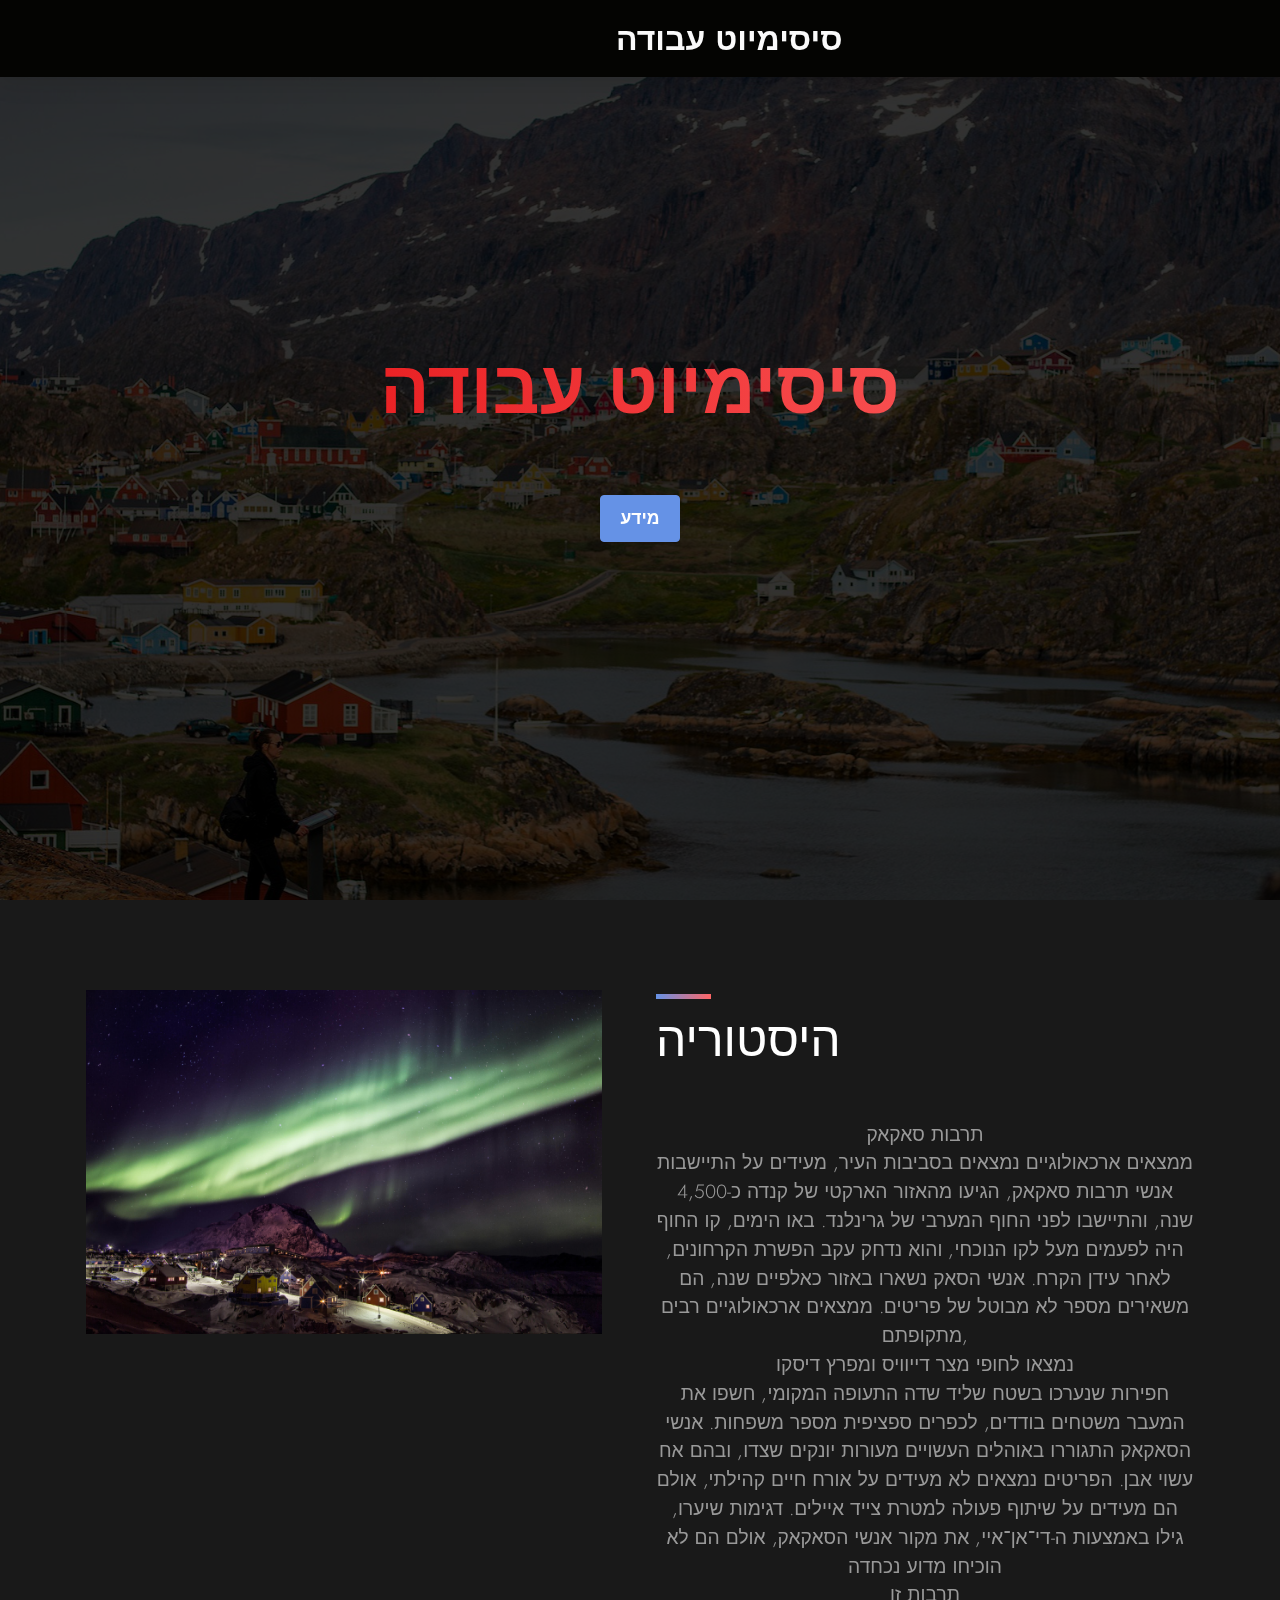
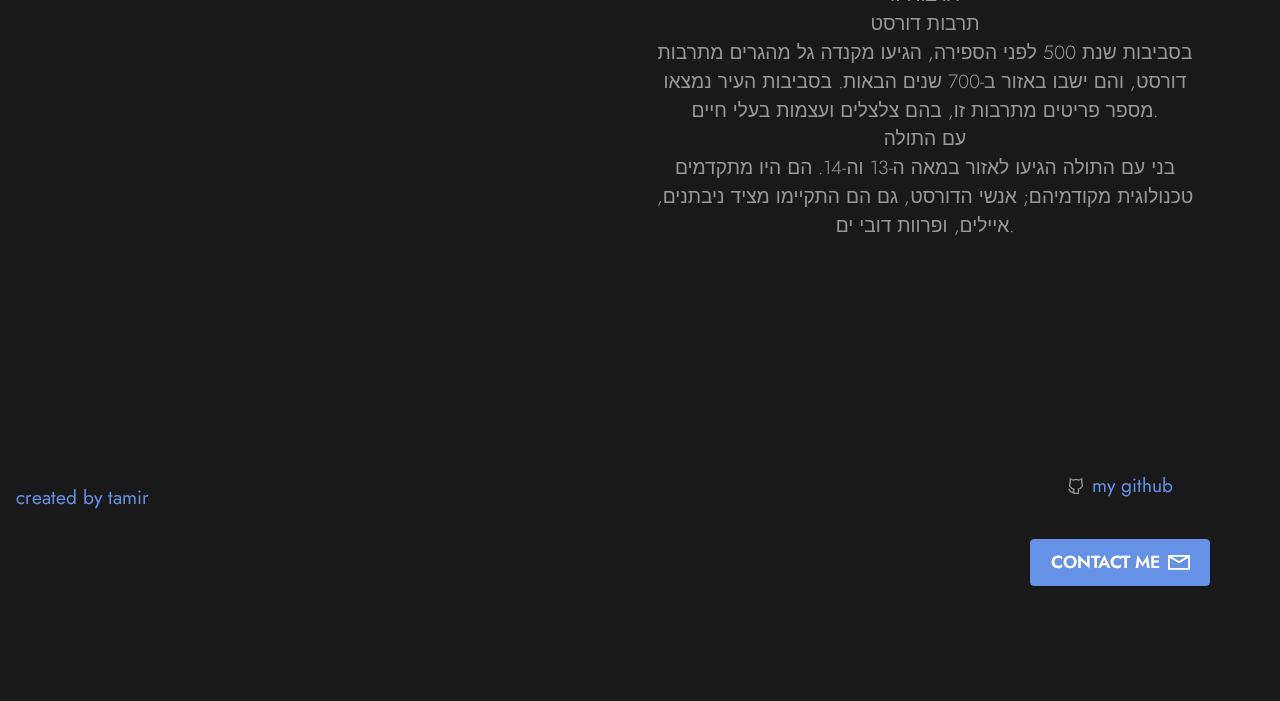
<file: index.html>
<!DOCTYPE html>
<html  >
<head>
  
  <meta charset="UTF-8">
  <meta http-equiv="X-UA-Compatible" content="IE=edge">
  
  <meta name="twitter:card" content="summary_large_image"/>
  <meta name="twitter:image:src" content="">
  <meta property="og:image" content="">
  <meta name="twitter:title" content="Home">
  <meta name="viewport" content="width=device-width, initial-scale=1, minimum-scale=1">
  <link rel="shortcut icon" href="assets/images/100px-sisimiut-wappen.jpg" type="image/x-icon">
  <meta name="description" content="">
  
  
  <title>Home</title>
  <link rel="stylesheet" href="assets/web/assets/mobirise-icons2/mobirise2.css">
  <link rel="stylesheet" href="assets/web/assets/mobirise-icons/mobirise-icons.css">
  <link rel="stylesheet" href="assets/bootstrap/css/bootstrap.min.css">
  <link rel="stylesheet" href="assets/bootstrap/css/bootstrap-grid.min.css">
  <link rel="stylesheet" href="assets/bootstrap/css/bootstrap-reboot.min.css">
  <link rel="stylesheet" href="assets/parallax/jarallax.css">
  <link rel="stylesheet" href="assets/popup-overlay-plugin/style.css">
  <link rel="stylesheet" href="assets/dropdown/css/style.css">
  <link rel="stylesheet" href="assets/socicon/css/styles.css">
  <link rel="stylesheet" href="assets/theme/css/style.css">
  <link rel="preload" href="https://fonts.googleapis.com/css?family=Jost:100,200,300,400,500,600,700,800,900,100i,200i,300i,400i,500i,600i,700i,800i,900i&display=swap" as="style" onload="this.onload=null;this.rel='stylesheet'">
  <noscript><link rel="stylesheet" href="https://fonts.googleapis.com/css?family=Jost:100,200,300,400,500,600,700,800,900,100i,200i,300i,400i,500i,600i,700i,800i,900i&display=swap"></noscript>
  <link rel="preload" as="style" href="assets/mobirise/css/mbr-additional.css"><link rel="stylesheet" href="assets/mobirise/css/mbr-additional.css" type="text/css">
  
  
  
  
</head>
<body>
  
  <section data-bs-version="5.1" class="menu menu1 solutionm4_menu1 cid-tlL91ZwKmY" once="menu" id="menu1-3">
    
    <nav class="navbar navbar-dropdown navbar-fixed-top navbar-expand-lg">
        <div class="container">
            <div class="navbar-brand">
                
                <span class="navbar-caption-wrap"><a class="navbar-caption text-white text-primary display-5" href="index.html">&nbsp; &nbsp; &nbsp; &nbsp; &nbsp; &nbsp; &nbsp; &nbsp; &nbsp; &nbsp; &nbsp; &nbsp; &nbsp; &nbsp; &nbsp; &nbsp; &nbsp; &nbsp; &nbsp; &nbsp; &nbsp; &nbsp; &nbsp; &nbsp; &nbsp; &nbsp; &nbsp;סיסימיוט עבודה&nbsp;&nbsp;</a></span>
            </div>
            
            <div class="collapse navbar-collapse" id="navbarSupportedContent">
                <ul class="navbar-nav nav-dropdown nav-right" data-app-modern-menu="true">
                    <li class="nav-item">
                        <a class="nav-link link text-white display-4" href="#">
                            Home</a>
                    </li>
                    <li class="nav-item dropdown"><a class="nav-link link dropdown-toggle text-white display-4" href="#" aria-expanded="true" data-toggle="dropdown-submenu" data-bs-toggle="dropdown">Features</a>
                        <div class="dropdown-menu"><a class="dropdown-item text-white display-4" href="#" aria-expanded="false">Digital Marketing</a><a class="dropdown-item text-white display-4" href="#" aria-expanded="false">Ideas &amp; Plans</a><a class="dropdown-item text-white display-4" href="#" aria-expanded="false">Strategies</a></div>
                    </li>
                    <li class="nav-item"><a class="nav-link link text-white display-4" href="#">
                            Company</a></li>

                    <li class="nav-item"><a class="nav-link link text-white display-4" href="#">Pricing</a>
                    </li>
                    <li class="nav-item"><a class="nav-link link text-white display-4" href="#">About</a></li>
                </ul>
                
                
            </div>
        </div>
    </nav>
</section>

<section data-bs-version="5.1" class="header1 solutionm4_header1 cid-tlL95fn0h3 mbr-fullscreen mbr-parallax-background" id="header1-4">
    
    <div class="mbr-overlay" style="opacity: 0.8; background-color: rgb(0, 0, 0);"></div>
    <div class="container align-center">
        <div class="row justify-content-center">
            <div class="mbr-white col-md-12 col-lg-12">
                
                <h1 class="mbr-section-title mbr-white pb-5 mbr-fonts-style display-1"><strong>סיסימיוט עבודה</strong></h1>
                
                <div class="mbr-section-btn"><a class="btn btn-sm btn-primary display-4" href="page1.html">מידע</a></div>
            </div>
        </div>
    </div>
</section>

<section data-bs-version="5.1" class="content2 solutionm4_content2 cid-tlL9ghsMgV" id="content2-5">
    
    
    <div class="container">
        <div class="row justify-content-center">
            <div class="col-lg-6 col-md-12 md-pb">
                <img src="assets/images/sisimiut-in-destination-arctic-circle-in-greenland.jpg" alt="">
            </div>

            <div class="col-lg-6 col-md-12 md-pb">
                <div class="title-wrapper align-left">
                    <div class="line"></div>
                    <h3 class="mbr-section-title mbr-white mbr-semibold pb-3 mbr-fonts-style display-2">היסטוריה</h3>
                    <p class="mbr-text pb-3 mbr-white mbr-light mbr-fonts-style display-7"><br>תרבות סאקאק
<br>ממצאים ארכאולוגיים נמצאים בסביבות העיר, מעידים על התיישבות אנשי תרבות סאקאק, הגיעו מהאזור הארקטי של קנדה כ-4,500 שנה, והתיישבו לפני החוף המערבי של גרינלנד. באו הימים, קו החוף היה לפעמים מעל לקו הנוכחי, והוא נדחק עקב הפשרת הקרחונים, לאחר עידן הקרח. אנשי הסאק נשארו באזור כאלפיים שנה, הם משאירים מספר לא מבוטל של פריטים. ממצאים ארכאולוגיים רבים מתקופתם, <br>נמצאו לחופי מצר דייוויס ומפרץ דיסקו<br>חפירות שנערכו בשטח שליד שדה התעופה המקומי, חשפו את המעבר משטחים בודדים, לכפרים ספציפית מספר משפחות. אנשי הסאקאק התגוררו באוהלים העשויים מעורות יונקים שצדו, ובהם אח עשוי אבן. הפריטים נמצאים לא מעידים על אורח חיים קהילתי, אולם הם מעידים על שיתוף פעולה למטרת צייד איילים. דגימות שיערו, גילו באמצעות ה-די־אן־איי, את מקור אנשי הסאקאק, אולם הם לא הוכיחו מדוע נכחדה <br>תרבות זו<br>תרבות דורסט
<br>בסביבות שנת 500 לפני הספירה, הגיעו מקנדה גל מהגרים מתרבות דורסט, והם ישבו באזור ב-700 שנים הבאות. בסביבות העיר נמצאו מספר פריטים מתרבות זו, בהם צלצלים ועצמות בעלי חיים.<br>עם התולה<br>בני עם התולה הגיעו לאזור במאה ה-13 וה-14. הם היו מתקדמים טכנולוגית מקודמיהם; אנשי הדורסט, גם הם התקיימו מציד ניבתנים, איילים, ופרוות דובי ים.<br>
                    </p>
                </div>
            </div>
        </div>
    </div>
</section>

<section data-bs-version="5.1" class="footer2 solutionm4_footer2 cid-tlL9om1QM4" once="footers" id="footer2-6">
    
    
    <div class="container">
        <div class="row align-left">
            <div class="col-md-6 col-lg-3">
                <h3 class="title pb-2 align-left mbr-bold mbr-fonts-style display-2"></h3>
                <p class="mbr-text align-left mbr-white mbr-regular mbr-fonts-style display-7"><a href="https://github.com/tamir12345" class="text-primary" target="_blank">created by tamir</a></p>
                <div class="socicon-wrap">
                    
                    
                    
                    
                </div>
            </div>
            <div class="col-md-6 col-lg-3">
                <div class="align-wrap">
                    <div class="item-wrap">
                        <div class="icons-wrap pb-2">
                            <p class="icon-title mbr-regular mbr-fonts-style display-7"></p>
                        </div>
                    </div>
                    <div class="item-wrap">
                        <div class="icons-wrap pb-2">
                            <p class="icon-title mbr-regular mbr-fonts-style display-7"></p>
                        </div>
                    </div>
                    <div class="item-wrap">
                        <div class="icons-wrap pb-2">
                            <p class="icon-title mbr-regular mbr-fonts-style display-7"></p>
                        </div>
                    </div>
                    <div class="item-wrap">
                        <div class="icons-wrap pb-2">
                            <p class="icon-title mbr-regular mbr-fonts-style display-7"></p>
                        </div>
                    </div>
                    <div class="item-wrap">
                        <div class="icons-wrap pb-2">
                            <p class="icon-title mbr-regular mbr-fonts-style display-7"></p>
                        </div>
                    </div>
                </div>
            </div>
            <div class="col-md-6 col-lg-3">
                <div class="align-wrap">
                    <div class="item-wrap">
                        <div class="icons-wrap pb-2">

                            <p class="icon-title mbr-regular mbr-fonts-style display-7"></p>
                        </div>
                    </div>
                    <div class="item-wrap">
                        <div class="icons-wrap pb-2">
                            <p class="icon-title mbr-regular mbr-fonts-style display-7"></p>
                        </div>
                    </div>
                    <div class="item-wrap">
                        <div class="icons-wrap pb-2">
                            <p class="icon-title mbr-regular mbr-fonts-style display-7"></p>
                        </div>
                    </div>
                    <div class="item-wrap">
                        <div class="icons-wrap pb-2">
                            <p class="icon-title mbr-regular mbr-fonts-style display-7"></p>
                        </div>
                    </div>
                    <div class="item-wrap">
                        <div class="icons-wrap pb-2">
                            <p class="icon-title mbr-regular mbr-fonts-style display-7"></p>
                        </div>
                    </div>
                </div>
            </div>
            <div class="col-md-6 align-center col-lg-3">

                <div class="list-items pb-4">
                    <div class="item mbr-flex">
                        <span class="item-icon mobi-mbri-github mobi-mbri"></span>
                        <p class="item-text mbr-regular mbr-white mbr-fonts-style display-7"><a href="https://github.com/tamir12345" class="text-primary" target="_blank">my github</a></p>
                    </div>

                    

                    

                    

                    
                </div>
                <div class="mbr-section-btn"><a class="btn btn-sm btn-primary display-4" href="mailto:ceo@ims-network.net"><span class="mobi-mbri mobi-mbri-letter mbr-iconfont mbr-iconfont-btn"></span>CONTACT ME</a></div>
            </div>
        </div>
    </div>
</section>


<script src="assets/bootstrap/js/bootstrap.bundle.min.js"></script>
  <script src="assets/parallax/jarallax.js"></script>
  <script src="assets/smoothscroll/smooth-scroll.js"></script>
  <script src="assets/ytplayer/index.js"></script>
  <script src="assets/dropdown/js/navbar-dropdown.js"></script>
  <script src="assets/theme/js/script.js"></script>
  
  
  
</body>
</html>
</file>
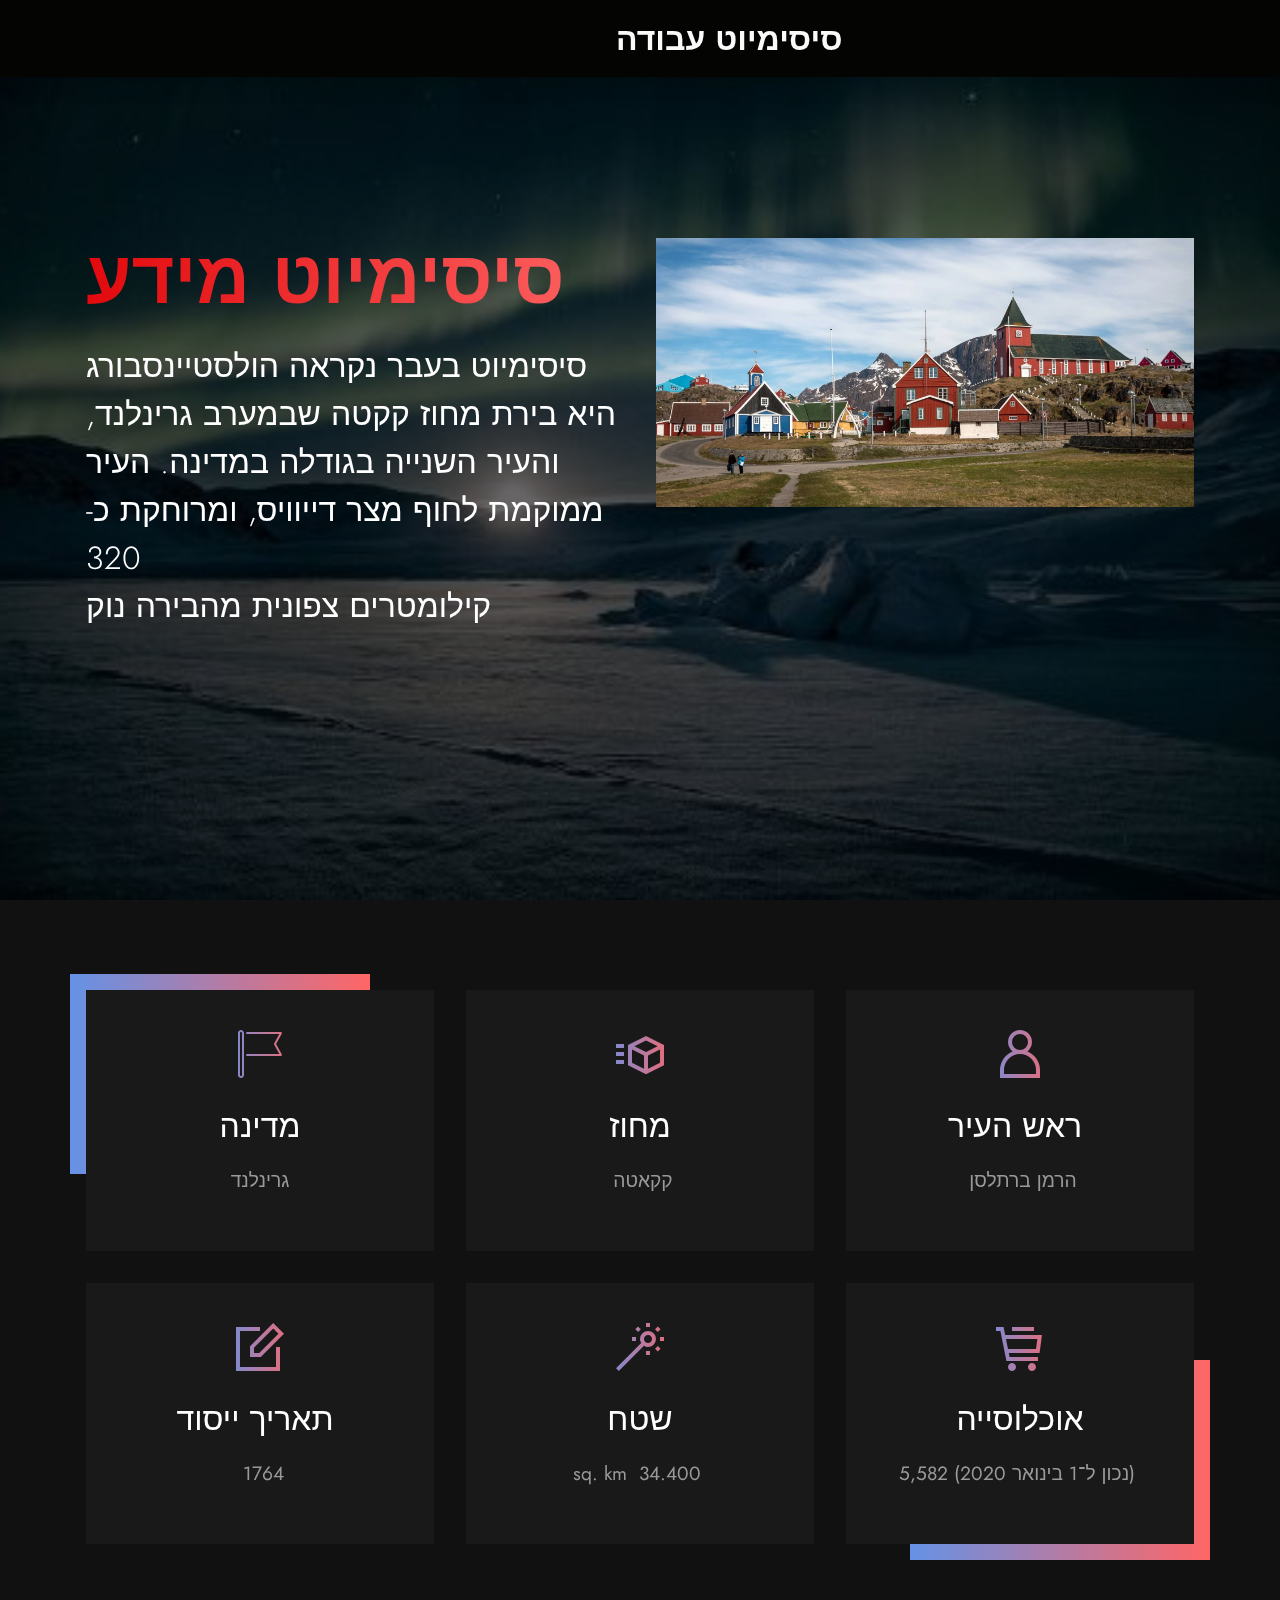
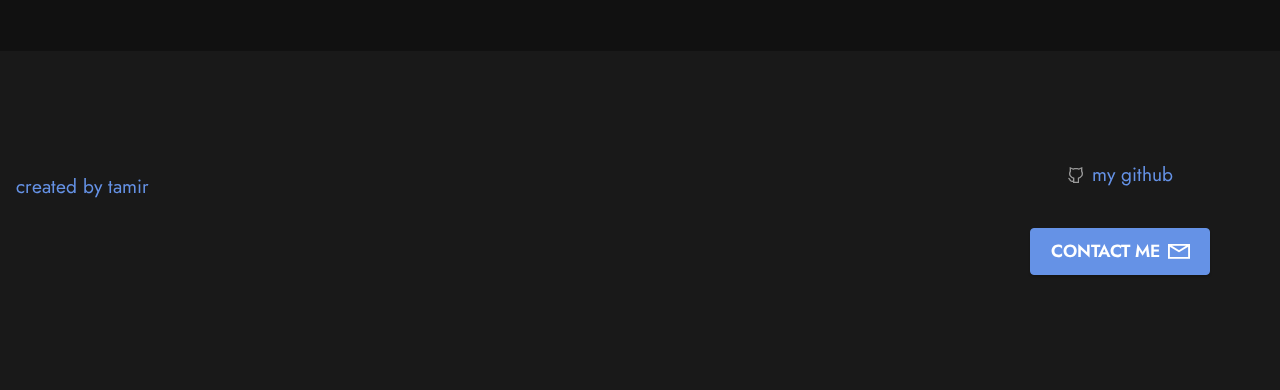
<file: page1.html>
<!DOCTYPE html>
<html  >
<head>
  
  <meta charset="UTF-8">
  <meta http-equiv="X-UA-Compatible" content="IE=edge">
  
  <meta name="twitter:card" content="summary_large_image"/>
  <meta name="twitter:image:src" content="">
  <meta property="og:image" content="">
  <meta name="twitter:title" content="Page 1">
  <meta name="viewport" content="width=device-width, initial-scale=1, minimum-scale=1">
  <link rel="shortcut icon" href="assets/images/100px-sisimiut-wappen.jpg" type="image/x-icon">
  <meta name="description" content="">
  
  
  <title>Page 1</title>
  <link rel="stylesheet" href="assets/web/assets/mobirise-icons2/mobirise2.css">
  <link rel="stylesheet" href="assets/web/assets/mobirise-icons/mobirise-icons.css">
  <link rel="stylesheet" href="assets/bootstrap/css/bootstrap.min.css">
  <link rel="stylesheet" href="assets/bootstrap/css/bootstrap-grid.min.css">
  <link rel="stylesheet" href="assets/bootstrap/css/bootstrap-reboot.min.css">
  <link rel="stylesheet" href="assets/parallax/jarallax.css">
  <link rel="stylesheet" href="assets/popup-overlay-plugin/style.css">
  <link rel="stylesheet" href="assets/dropdown/css/style.css">
  <link rel="stylesheet" href="assets/socicon/css/styles.css">
  <link rel="stylesheet" href="assets/theme/css/style.css">
  <link rel="preload" href="https://fonts.googleapis.com/css?family=Jost:100,200,300,400,500,600,700,800,900,100i,200i,300i,400i,500i,600i,700i,800i,900i&display=swap" as="style" onload="this.onload=null;this.rel='stylesheet'">
  <noscript><link rel="stylesheet" href="https://fonts.googleapis.com/css?family=Jost:100,200,300,400,500,600,700,800,900,100i,200i,300i,400i,500i,600i,700i,800i,900i&display=swap"></noscript>
  <link rel="preload" as="style" href="assets/mobirise/css/mbr-additional.css"><link rel="stylesheet" href="assets/mobirise/css/mbr-additional.css" type="text/css">
  
  
  
  
</head>
<body>
  
  <section data-bs-version="5.1" class="menu menu1 solutionm4_menu1 cid-tlLjgd49sD" once="menu" id="menu1-b">
    
    <nav class="navbar navbar-dropdown navbar-fixed-top navbar-expand-lg">
        <div class="container">
            <div class="navbar-brand">
                
                <span class="navbar-caption-wrap"><a class="navbar-caption text-white text-primary display-5" href="index.html">&nbsp; &nbsp; &nbsp; &nbsp; &nbsp; &nbsp; &nbsp; &nbsp; &nbsp; &nbsp; &nbsp; &nbsp; &nbsp; &nbsp; &nbsp; &nbsp; &nbsp; &nbsp; &nbsp; &nbsp; &nbsp; &nbsp; &nbsp; &nbsp; &nbsp; &nbsp; &nbsp;סיסימיוט עבודה&nbsp;&nbsp;</a></span>
            </div>
            
            <div class="collapse navbar-collapse" id="navbarSupportedContent">
                <ul class="navbar-nav nav-dropdown nav-right" data-app-modern-menu="true">
                    <li class="nav-item">
                        <a class="nav-link link text-white display-4" href="#">
                            Home</a>
                    </li>
                    <li class="nav-item dropdown"><a class="nav-link link dropdown-toggle text-white display-4" href="#" aria-expanded="true" data-toggle="dropdown-submenu" data-bs-toggle="dropdown">Features</a>
                        <div class="dropdown-menu"><a class="dropdown-item text-white display-4" href="#" aria-expanded="false">Digital Marketing</a><a class="dropdown-item text-white display-4" href="#" aria-expanded="false">Ideas &amp; Plans</a><a class="dropdown-item text-white display-4" href="#" aria-expanded="false">Strategies</a></div>
                    </li>
                    <li class="nav-item"><a class="nav-link link text-white display-4" href="#">
                            Company</a></li>

                    <li class="nav-item"><a class="nav-link link text-white display-4" href="#">Pricing</a>
                    </li>
                    <li class="nav-item"><a class="nav-link link text-white display-4" href="#">About</a></li>
                </ul>
                
                
            </div>
        </div>
    </nav>
</section>

<section data-bs-version="5.1" class="header2 solutionm4_header2 cid-tlLfEAKPee mbr-fullscreen mbr-parallax-background" id="header2-9">
    
    <div class="mbr-overlay" style="opacity: 0.6; background-color: rgb(0, 0, 0);"></div>
    <div class="container align-left">
        <div class="row justify-content-center">
            <div class="mbr-white col-md-12 my-auto md-pb col-lg-6">

                
                <h1 class="mbr-section-title mbr-white pb-3 mbr-fonts-style display-1"><strong>סיסימיוט מידע</strong></h1>
                <p class="mbr-text pb-3 mbr-white mbr-light mbr-fonts-style display-5">סיסימיוט בעבר נקראה הולסטיינסבורג היא בירת מחוז קקטה שבמערב גרינלנד, והעיר השנייה בגודלה במדינה. העיר ממוקמת לחוף מצר דייוויס, ומרוחקת כ- 320
<br>קילומטרים צפונית מהבירה נוק&nbsp;&nbsp;<br></p>
                

            </div>

            <div class="card col-12 img-col col-md-12 col-lg-6">
                <img src="assets/images/sisimiut-greenland-hgr-113667-andrea-klaussner.webp" alt="">

            </div>



        </div>
    </div>
</section>

<section data-bs-version="5.1" class="features4 solutionm4_features4 cid-tlLfE4G0i4" id="features4-8">

    

    
    <div class="container mbr-white">
        <div class="row justify-content-center">
            <div class="card first col-12 col-md-6 col-lg-4">
                <div class="card-wrapper align-center">
                    <div class="img-wrapper">
                        <span class="mbr-iconfont mbri-flag"></span>
                    </div>
                    <div class="card-box align-center">

                        <h4 class="mbr-section-title pb-2 mbr-semibold mbr-fonts-style display-5">מדינה</h4>
                        <p class="mbr-section-text align-center mbr-regular pb-2 mbr-fonts-style display-7">גרינלנד</p>

                        
                    </div>
                </div>
            </div>
            <div class="card col-12 col-md-6 col-lg-4">
                <div class="card-wrapper align-center">
                    <div class="img-wrapper">
                        <span class="mbr-iconfont mobi-mbri-delivery mobi-mbri"></span>
                    </div>
                    <div class="card-box align-center">

                        <h4 class="mbr-section-title pb-2 mbr-semibold mbr-fonts-style display-5">מחוז</h4>
                        <p class="mbr-section-text align-center mbr-regular pb-2 mbr-fonts-style display-7">&nbsp;קקאטה</p>

                        
                    </div>
                </div>
            </div>
            <div class="card col-12 col-md-6 col-lg-4">
                <div class="card-wrapper align-center">
                    <div class="img-wrapper">
                        <span class="mbr-iconfont mobi-mbri-user mobi-mbri"></span>
                    </div>
                    <div class="card-box align-center">

                        <h4 class="mbr-section-title pb-2 mbr-semibold mbr-fonts-style display-5">ראש העיר&nbsp;</h4>
                        <p class="mbr-section-text align-center mbr-regular pb-2 mbr-fonts-style display-7">&nbsp;הרמן ברתלסן</p>

                        
                    </div>
                </div>
            </div>
            <div class="card col-12 col-md-6 col-lg-4">
                <div class="card-wrapper align-center">
                    <div class="img-wrapper">
                        <span class="mbr-iconfont mobi-mbri-edit mobi-mbri"></span>
                    </div>
                    <div class="card-box align-center">

                        <h4 class="mbr-section-title pb-2 mbr-semibold mbr-fonts-style display-5">תאריך ייסוד&nbsp;</h4>
                        <p class="mbr-section-text align-center mbr-regular pb-2 mbr-fonts-style display-7">&nbsp;1764</p>

                        
                    </div>
                </div>
            </div>
            <div class="card col-12 col-md-6 col-lg-4">
                <div class="card-wrapper align-center">
                    <div class="img-wrapper">
                        <span class="mbr-iconfont mobi-mbri-magic-stick mobi-mbri"></span>
                    </div>
                    <div class="card-box align-center">

                        <h4 class="mbr-section-title pb-2 mbr-semibold mbr-fonts-style display-5">שטח</h4>
                        <p class="mbr-section-text align-center mbr-regular pb-2 mbr-fonts-style display-7">sq. km&nbsp; 34.400&nbsp;</p>

                        
                    </div>
                </div>
            </div>
            <div class="card last col-12 col-md-6 col-lg-4">
                <div class="card-wrapper align-center">
                    <div class="img-wrapper">
                        <span class="mbr-iconfont mobi-mbri-cart-full mobi-mbri"></span>
                    </div>
                    <div class="card-box align-center">

                        <h4 class="mbr-section-title pb-2 mbr-semibold mbr-fonts-style display-5">אוכלוסייה</h4>
                        <p class="mbr-section-text align-center mbr-regular pb-2 mbr-fonts-style display-7">5,582 (נכון ל־1 בינואר 2020)&nbsp;<br></p>

                        
                    </div>
                </div>
            </div>
        </div>
    </div>
</section>

<section data-bs-version="5.1" class="footer2 solutionm4_footer2 cid-tlLjeJrAQg" once="footers" id="footer2-a">
    
    
    <div class="container">
        <div class="row align-left">
            <div class="col-md-6 col-lg-3">
                <h3 class="title pb-2 align-left mbr-bold mbr-fonts-style display-2"></h3>
                <p class="mbr-text align-left mbr-white mbr-regular mbr-fonts-style display-7"><a href="https://github.com/tamir12345" class="text-primary" target="_blank">created by tamir</a></p>
                <div class="socicon-wrap">
                    
                    
                    
                    
                </div>
            </div>
            <div class="col-md-6 col-lg-3">
                <div class="align-wrap">
                    <div class="item-wrap">
                        <div class="icons-wrap pb-2">
                            <p class="icon-title mbr-regular mbr-fonts-style display-7"></p>
                        </div>
                    </div>
                    <div class="item-wrap">
                        <div class="icons-wrap pb-2">
                            <p class="icon-title mbr-regular mbr-fonts-style display-7"></p>
                        </div>
                    </div>
                    <div class="item-wrap">
                        <div class="icons-wrap pb-2">
                            <p class="icon-title mbr-regular mbr-fonts-style display-7"></p>
                        </div>
                    </div>
                    <div class="item-wrap">
                        <div class="icons-wrap pb-2">
                            <p class="icon-title mbr-regular mbr-fonts-style display-7"></p>
                        </div>
                    </div>
                    <div class="item-wrap">
                        <div class="icons-wrap pb-2">
                            <p class="icon-title mbr-regular mbr-fonts-style display-7"></p>
                        </div>
                    </div>
                </div>
            </div>
            <div class="col-md-6 col-lg-3">
                <div class="align-wrap">
                    <div class="item-wrap">
                        <div class="icons-wrap pb-2">

                            <p class="icon-title mbr-regular mbr-fonts-style display-7"></p>
                        </div>
                    </div>
                    <div class="item-wrap">
                        <div class="icons-wrap pb-2">
                            <p class="icon-title mbr-regular mbr-fonts-style display-7"></p>
                        </div>
                    </div>
                    <div class="item-wrap">
                        <div class="icons-wrap pb-2">
                            <p class="icon-title mbr-regular mbr-fonts-style display-7"></p>
                        </div>
                    </div>
                    <div class="item-wrap">
                        <div class="icons-wrap pb-2">
                            <p class="icon-title mbr-regular mbr-fonts-style display-7"></p>
                        </div>
                    </div>
                    <div class="item-wrap">
                        <div class="icons-wrap pb-2">
                            <p class="icon-title mbr-regular mbr-fonts-style display-7"></p>
                        </div>
                    </div>
                </div>
            </div>
            <div class="col-md-6 align-center col-lg-3">

                <div class="list-items pb-4">
                    <div class="item mbr-flex">
                        <span class="item-icon mobi-mbri-github mobi-mbri"></span>
                        <p class="item-text mbr-regular mbr-white mbr-fonts-style display-7"><a href="https://github.com/tamir12345" class="text-primary" target="_blank">my github</a></p>
                    </div>

                    

                    

                    

                    
                </div>
                <div class="mbr-section-btn"><a class="btn btn-sm btn-primary display-4" href="mailto:ceo@ims-network.net"><span class="mobi-mbri mobi-mbri-letter mbr-iconfont mbr-iconfont-btn"></span>CONTACT ME</a></div>
            </div>
        </div>
    </div>
</section>


<script src="assets/bootstrap/js/bootstrap.bundle.min.js"></script>
  <script src="assets/parallax/jarallax.js"></script>
  <script src="assets/smoothscroll/smooth-scroll.js"></script>
  <script src="assets/ytplayer/index.js"></script>
  <script src="assets/dropdown/js/navbar-dropdown.js"></script>
  <script src="assets/theme/js/script.js"></script>
  
  
  
</body>
</html>
</file>
<file: assets/web/assets/mobirise-icons2/mobirise2.css>
@font-face {
  font-family: 'Moririse2';
  font-display: swap;
  src:  url('mobirise2.eot?f2bix4');
  src:  url('mobirise2.eot?f2bix4#iefix') format('embedded-opentype'),
    url('mobirise2.ttf?f2bix4') format('truetype'),
    url('mobirise2.woff?f2bix4') format('woff'),
    url('mobirise2.svg?f2bix4#mobirise2') format('svg');
  font-weight: normal;
  font-style: normal;
}

[class^="mobi-"], [class*=" mobi-"] {
  /* use !important to prevent issues with browser extensions that change fonts */
  font-family: 'Moririse2' !important;
  speak: none;
  font-style: normal;
  font-weight: normal;
  font-variant: normal;
  text-transform: none;
  line-height: 1;

  /* Better Font Rendering =========== */
  -webkit-font-smoothing: antialiased;
  -moz-osx-font-smoothing: grayscale;
}

.mobi-mbri-add-submenu:before {
  content: "\e900";
}
.mobi-mbri-alert:before {
  content: "\e901";
}
.mobi-mbri-align-center:before {
  content: "\e902";
}
.mobi-mbri-align-justify:before {
  content: "\e903";
}
.mobi-mbri-align-left:before {
  content: "\e904";
}
.mobi-mbri-align-right:before {
  content: "\e905";
}
.mobi-mbri-android:before {
  content: "\e906";
}
.mobi-mbri-apple:before {
  content: "\e907";
}
.mobi-mbri-arrow-down:before {
  content: "\e908";
}
.mobi-mbri-arrow-next:before {
  content: "\e909";
}
.mobi-mbri-arrow-prev:before {
  content: "\e90a";
}
.mobi-mbri-arrow-up:before {
  content: "\e90b";
}
.mobi-mbri-bold:before {
  content: "\e90c";
}
.mobi-mbri-bookmark:before {
  content: "\e90d";
}
.mobi-mbri-bootstrap:before {
  content: "\e90e";
}
.mobi-mbri-briefcase:before {
  content: "\e90f";
}
.mobi-mbri-browse:before {
  content: "\e910";
}
.mobi-mbri-bulleted-list:before {
  content: "\e911";
}
.mobi-mbri-calendar:before {
  content: "\e912";
}
.mobi-mbri-camera:before {
  content: "\e913";
}
.mobi-mbri-cart-add:before {
  content: "\e914";
}
.mobi-mbri-cart-full:before {
  content: "\e915";
}
.mobi-mbri-cash:before {
  content: "\e916";
}
.mobi-mbri-change-style:before {
  content: "\e917";
}
.mobi-mbri-chat:before {
  content: "\e918";
}
.mobi-mbri-clock:before {
  content: "\e919";
}
.mobi-mbri-close:before {
  content: "\e91a";
}
.mobi-mbri-cloud:before {
  content: "\e91b";
}
.mobi-mbri-code:before {
  content: "\e91c";
}
.mobi-mbri-contact-form:before {
  content: "\e91d";
}
.mobi-mbri-credit-card:before {
  content: "\e91e";
}
.mobi-mbri-cursor-click:before {
  content: "\e91f";
}
.mobi-mbri-cust-feedback:before {
  content: "\e920";
}
.mobi-mbri-database:before {
  content: "\e921";
}
.mobi-mbri-delivery:before {
  content: "\e922";
}
.mobi-mbri-desktop:before {
  content: "\e923";
}
.mobi-mbri-devices:before {
  content: "\e924";
}
.mobi-mbri-down:before {
  content: "\e925";
}
.mobi-mbri-download-2:before {
  content: "\e926";
}
.mobi-mbri-download:before {
  content: "\e927";
}
.mobi-mbri-drag-n-drop-2:before {
  content: "\e928";
}
.mobi-mbri-drag-n-drop:before {
  content: "\e929";
}
.mobi-mbri-edit-2:before {
  content: "\e92a";
}
.mobi-mbri-edit:before {
  content: "\e92b";
}
.mobi-mbri-error:before {
  content: "\e92c";
}
.mobi-mbri-extension:before {
  content: "\e92d";
}
.mobi-mbri-features:before {
  content: "\e92e";
}
.mobi-mbri-file:before {
  content: "\e92f";
}
.mobi-mbri-flag:before {
  content: "\e930";
}
.mobi-mbri-folder:before {
  content: "\e931";
}
.mobi-mbri-gift:before {
  content: "\e932";
}
.mobi-mbri-github:before {
  content: "\e933";
}
.mobi-mbri-globe-2:before {
  content: "\e934";
}
.mobi-mbri-globe:before {
  content: "\e935";
}
.mobi-mbri-growing-chart:before {
  content: "\e936";
}
.mobi-mbri-hearth:before {
  content: "\e937";
}
.mobi-mbri-help:before {
  content: "\e938";
}
.mobi-mbri-home:before {
  content: "\e939";
}
.mobi-mbri-hot-cup:before {
  content: "\e93a";
}
.mobi-mbri-idea:before {
  content: "\e93b";
}
.mobi-mbri-image-gallery:before {
  content: "\e93c";
}
.mobi-mbri-image-slider:before {
  content: "\e93d";
}
.mobi-mbri-info:before {
  content: "\e93e";
}
.mobi-mbri-italic:before {
  content: "\e93f";
}
.mobi-mbri-key:before {
  content: "\e940";
}
.mobi-mbri-laptop:before {
  content: "\e941";
}
.mobi-mbri-layers:before {
  content: "\e942";
}
.mobi-mbri-left-right:before {
  content: "\e943";
}
.mobi-mbri-left:before {
  content: "\e944";
}
.mobi-mbri-letter:before {
  content: "\e945";
}
.mobi-mbri-like:before {
  content: "\e946";
}
.mobi-mbri-link:before {
  content: "\e947";
}
.mobi-mbri-lock:before {
  content: "\e948";
}
.mobi-mbri-login:before {
  content: "\e949";
}
.mobi-mbri-logout:before {
  content: "\e94a";
}
.mobi-mbri-magic-stick:before {
  content: "\e94b";
}
.mobi-mbri-map-pin:before {
  content: "\e94c";
}
.mobi-mbri-menu:before {
  content: "\e94d";
}
.mobi-mbri-mobile-2:before {
  content: "\e94e";
}
.mobi-mbri-mobile-horizontal:before {
  content: "\e94f";
}
.mobi-mbri-mobile:before {
  content: "\e950";
}
.mobi-mbri-mobirise:before {
  content: "\e951";
}
.mobi-mbri-more-horizontal:before {
  content: "\e952";
}
.mobi-mbri-more-vertical:before {
  content: "\e953";
}
.mobi-mbri-music:before {
  content: "\e954";
}
.mobi-mbri-new-file:before {
  content: "\e955";
}
.mobi-mbri-numbered-list:before {
  content: "\e956";
}
.mobi-mbri-opened-folder:before {
  content: "\e957";
}
.mobi-mbri-pages:before {
  content: "\e958";
}
.mobi-mbri-paper-plane:before {
  content: "\e959";
}
.mobi-mbri-paperclip:before {
  content: "\e95a";
}
.mobi-mbri-phone:before {
  content: "\e95b";
}
.mobi-mbri-photo:before {
  content: "\e95c";
}
.mobi-mbri-photos:before {
  content: "\e95d";
}
.mobi-mbri-pin:before {
  content: "\e95e";
}
.mobi-mbri-play:before {
  content: "\e95f";
}
.mobi-mbri-plus:before {
  content: "\e960";
}
.mobi-mbri-preview:before {
  content: "\e961";
}
.mobi-mbri-print:before {
  content: "\e962";
}
.mobi-mbri-protect:before {
  content: "\e963";
}
.mobi-mbri-question:before {
  content: "\e964";
}
.mobi-mbri-quote-left:before {
  content: "\e965";
}
.mobi-mbri-quote-right:before {
  content: "\e966";
}
.mobi-mbri-redo:before {
  content: "\e967";
}
.mobi-mbri-refresh:before {
  content: "\e968";
}
.mobi-mbri-responsive-2:before {
  content: "\e969";
}
.mobi-mbri-responsive:before {
  content: "\e96a";
}
.mobi-mbri-right:before {
  content: "\e96b";
}
.mobi-mbri-rocket:before {
  content: "\e96c";
}
.mobi-mbri-sad-face:before {
  content: "\e96d";
}
.mobi-mbri-sale:before {
  content: "\e96e";
}
.mobi-mbri-save:before {
  content: "\e96f";
}
.mobi-mbri-search:before {
  content: "\e970";
}
.mobi-mbri-setting-2:before {
  content: "\e971";
}
.mobi-mbri-setting-3:before {
  content: "\e972";
}
.mobi-mbri-setting:before {
  content: "\e973";
}
.mobi-mbri-share:before {
  content: "\e974";
}
.mobi-mbri-shopping-bag:before {
  content: "\e975";
}
.mobi-mbri-shopping-basket:before {
  content: "\e976";
}
.mobi-mbri-shopping-cart:before {
  content: "\e977";
}
.mobi-mbri-sites:before {
  content: "\e978";
}
.mobi-mbri-smile-face:before {
  content: "\e979";
}
.mobi-mbri-speed:before {
  content: "\e97a";
}
.mobi-mbri-star:before {
  content: "\e97b";
}
.mobi-mbri-success:before {
  content: "\e97c";
}
.mobi-mbri-sun:before {
  content: "\e97d";
}
.mobi-mbri-sun2:before {
  content: "\e97e";
}
.mobi-mbri-tablet-vertical:before {
  content: "\e97f";
}
.mobi-mbri-tablet:before {
  content: "\e980";
}
.mobi-mbri-target:before {
  content: "\e981";
}
.mobi-mbri-timer:before {
  content: "\e982";
}
.mobi-mbri-to-ftp:before {
  content: "\e983";
}
.mobi-mbri-to-local-drive:before {
  content: "\e984";
}
.mobi-mbri-touch-swipe:before {
  content: "\e985";
}
.mobi-mbri-touch:before {
  content: "\e986";
}
.mobi-mbri-trash:before {
  content: "\e987";
}
.mobi-mbri-underline:before {
  content: "\e988";
}
.mobi-mbri-undo:before {
  content: "\e989";
}
.mobi-mbri-unlink:before {
  content: "\e98a";
}
.mobi-mbri-unlock:before {
  content: "\e98b";
}
.mobi-mbri-up-down:before {
  content: "\e98c";
}
.mobi-mbri-up:before {
  content: "\e98d";
}
.mobi-mbri-update:before {
  content: "\e98e";
}
.mobi-mbri-upload-2:before {
  content: "\e98f";
}
.mobi-mbri-upload:before {
  content: "\e990";
}
.mobi-mbri-user-2:before {
  content: "\e991";
}
.mobi-mbri-user:before {
  content: "\e992";
}
.mobi-mbri-users:before {
  content: "\e993";
}
.mobi-mbri-video-play:before {
  content: "\e994";
}
.mobi-mbri-video:before {
  content: "\e995";
}
.mobi-mbri-watch:before {
  content: "\e996";
}
.mobi-mbri-website-theme-2:before {
  content: "\e997";
}
.mobi-mbri-website-theme:before {
  content: "\e998";
}
.mobi-mbri-wifi:before {
  content: "\e999";
}
.mobi-mbri-windows:before {
  content: "\e99a";
}
.mobi-mbri-zoom-in:before {
  content: "\e99b";
}
.mobi-mbri-zoom-out:before {
  content: "\e99c";
}
</file>
<file: assets/web/assets/mobirise-icons/mobirise-icons.css>
@font-face {
  font-family: 'MobiriseIcons';
  src:  url('mobirise-icons.eot?spat4u');
  src:  url('mobirise-icons.eot?spat4u#iefix') format('embedded-opentype'),
    url('mobirise-icons.ttf?spat4u') format('truetype'),
    url('mobirise-icons.woff?spat4u') format('woff'),
    url('mobirise-icons.svg?spat4u#MobiriseIcons') format('svg');
  font-weight: normal;
  font-style: normal;
  font-display: swap;
}

[class^="mbri-"], [class*=" mbri-"] {
  /* use !important to prevent issues with browser extensions that change fonts */
  font-family: MobiriseIcons !important;
  speak: none;
  font-style: normal;
  font-weight: normal;
  font-variant: normal;
  text-transform: none;
  line-height: 1;

  /* Better Font Rendering =========== */
  -webkit-font-smoothing: antialiased;
  -moz-osx-font-smoothing: grayscale;
}

.mbri-add-submenu:before {
  content: "\e900";
}
.mbri-alert:before {
  content: "\e901";
}
.mbri-align-center:before {
  content: "\e902";
}
.mbri-align-justify:before {
  content: "\e903";
}
.mbri-align-left:before {
  content: "\e904";
}
.mbri-align-right:before {
  content: "\e905";
}
.mbri-android:before {
  content: "\e906";
}
.mbri-apple:before {
  content: "\e907";
}
.mbri-arrow-down:before {
  content: "\e908";
}
.mbri-arrow-next:before {
  content: "\e909";
}
.mbri-arrow-prev:before {
  content: "\e90a";
}
.mbri-arrow-up:before {
  content: "\e90b";
}
.mbri-bold:before {
  content: "\e90c";
}
.mbri-bookmark:before {
  content: "\e90d";
}
.mbri-bootstrap:before {
  content: "\e90e";
}
.mbri-briefcase:before {
  content: "\e90f";
}
.mbri-browse:before {
  content: "\e910";
}
.mbri-bulleted-list:before {
  content: "\e911";
}
.mbri-calendar:before {
  content: "\e912";
}
.mbri-camera:before {
  content: "\e913";
}
.mbri-cart-add:before {
  content: "\e914";
}
.mbri-cart-full:before {
  content: "\e915";
}
.mbri-cash:before {
  content: "\e916";
}
.mbri-change-style:before {
  content: "\e917";
}
.mbri-chat:before {
  content: "\e918";
}
.mbri-clock:before {
  content: "\e919";
}
.mbri-close:before {
  content: "\e91a";
}
.mbri-cloud:before {
  content: "\e91b";
}
.mbri-code:before {
  content: "\e91c";
}
.mbri-contact-form:before {
  content: "\e91d";
}
.mbri-credit-card:before {
  content: "\e91e";
}
.mbri-cursor-click:before {
  content: "\e91f";
}
.mbri-cust-feedback:before {
  content: "\e920";
}
.mbri-database:before {
  content: "\e921";
}
.mbri-delivery:before {
  content: "\e922";
}
.mbri-desktop:before {
  content: "\e923";
}
.mbri-devices:before {
  content: "\e924";
}
.mbri-down:before {
  content: "\e925";
}
.mbri-download:before {
  content: "\e989";
}
.mbri-drag-n-drop:before {
  content: "\e927";
}
.mbri-drag-n-drop2:before {
  content: "\e928";
}
.mbri-edit:before {
  content: "\e929";
}
.mbri-edit2:before {
  content: "\e92a";
}
.mbri-error:before {
  content: "\e92b";
}
.mbri-extension:before {
  content: "\e92c";
}
.mbri-features:before {
  content: "\e92d";
}
.mbri-file:before {
  content: "\e92e";
}
.mbri-flag:before {
  content: "\e92f";
}
.mbri-folder:before {
  content: "\e930";
}
.mbri-gift:before {
  content: "\e931";
}
.mbri-github:before {
  content: "\e932";
}
.mbri-globe:before {
  content: "\e933";
}
.mbri-globe-2:before {
  content: "\e934";
}
.mbri-growing-chart:before {
  content: "\e935";
}
.mbri-hearth:before {
  content: "\e936";
}
.mbri-help:before {
  content: "\e937";
}
.mbri-home:before {
  content: "\e938";
}
.mbri-hot-cup:before {
  content: "\e939";
}
.mbri-idea:before {
  content: "\e93a";
}
.mbri-image-gallery:before {
  content: "\e93b";
}
.mbri-image-slider:before {
  content: "\e93c";
}
.mbri-info:before {
  content: "\e93d";
}
.mbri-italic:before {
  content: "\e93e";
}
.mbri-key:before {
  content: "\e93f";
}
.mbri-laptop:before {
  content: "\e940";
}
.mbri-layers:before {
  content: "\e941";
}
.mbri-left-right:before {
  content: "\e942";
}
.mbri-left:before {
  content: "\e943";
}
.mbri-letter:before {
  content: "\e944";
}
.mbri-like:before {
  content: "\e945";
}
.mbri-link:before {
  content: "\e946";
}
.mbri-lock:before {
  content: "\e947";
}
.mbri-login:before {
  content: "\e948";
}
.mbri-logout:before {
  content: "\e949";
}
.mbri-magic-stick:before {
  content: "\e94a";
}
.mbri-map-pin:before {
  content: "\e94b";
}
.mbri-menu:before {
  content: "\e94c";
}
.mbri-mobile:before {
  content: "\e94d";
}
.mbri-mobile2:before {
  content: "\e94e";
}
.mbri-mobirise:before {
  content: "\e94f";
}
.mbri-more-horizontal:before {
  content: "\e950";
}
.mbri-more-vertical:before {
  content: "\e951";
}
.mbri-music:before {
  content: "\e952";
}
.mbri-new-file:before {
  content: "\e953";
}
.mbri-numbered-list:before {
  content: "\e954";
}
.mbri-opened-folder:before {
  content: "\e955";
}
.mbri-pages:before {
  content: "\e956";
}
.mbri-paper-plane:before {
  content: "\e957";
}
.mbri-paperclip:before {
  content: "\e958";
}
.mbri-photo:before {
  content: "\e959";
}
.mbri-photos:before {
  content: "\e95a";
}
.mbri-pin:before {
  content: "\e95b";
}
.mbri-play:before {
  content: "\e95c";
}
.mbri-plus:before {
  content: "\e95d";
}
.mbri-preview:before {
  content: "\e95e";
}
.mbri-print:before {
  content: "\e95f";
}
.mbri-protect:before {
  content: "\e960";
}
.mbri-question:before {
  content: "\e961";
}
.mbri-quote-left:before {
  content: "\e962";
}
.mbri-quote-right:before {
  content: "\e963";
}
.mbri-refresh:before {
  content: "\e964";
}
.mbri-responsive:before {
  content: "\e965";
}
.mbri-right:before {
  content: "\e966";
}
.mbri-rocket:before {
  content: "\e967";
}
.mbri-sad-face:before {
  content: "\e968";
}
.mbri-sale:before {
  content: "\e969";
}
.mbri-save:before {
  content: "\e96a";
}
.mbri-search:before {
  content: "\e96b";
}
.mbri-setting:before {
  content: "\e96c";
}
.mbri-setting2:before {
  content: "\e96d";
}
.mbri-setting3:before {
  content: "\e96e";
}
.mbri-share:before {
  content: "\e96f";
}
.mbri-shopping-bag:before {
  content: "\e970";
}
.mbri-shopping-basket:before {
  content: "\e971";
}
.mbri-shopping-cart:before {
  content: "\e972";
}
.mbri-sites:before {
  content: "\e973";
}
.mbri-smile-face:before {
  content: "\e974";
}
.mbri-speed:before {
  content: "\e975";
}
.mbri-star:before {
  content: "\e976";
}
.mbri-success:before {
  content: "\e977";
}
.mbri-sun:before {
  content: "\e978";
}
.mbri-sun2:before {
  content: "\e979";
}
.mbri-tablet:before {
  content: "\e97a";
}
.mbri-tablet-vertical:before {
  content: "\e97b";
}
.mbri-target:before {
  content: "\e97c";
}
.mbri-timer:before {
  content: "\e97d";
}
.mbri-to-ftp:before {
  content: "\e97e";
}
.mbri-to-local-drive:before {
  content: "\e97f";
}
.mbri-touch-swipe:before {
  content: "\e980";
}
.mbri-touch:before {
  content: "\e981";
}
.mbri-trash:before {
  content: "\e982";
}
.mbri-underline:before {
  content: "\e983";
}
.mbri-unlink:before {
  content: "\e984";
}
.mbri-unlock:before {
  content: "\e985";
}
.mbri-up-down:before {
  content: "\e986";
}
.mbri-up:before {
  content: "\e987";
}
.mbri-update:before {
  content: "\e988";
}
.mbri-upload:before {
 content: "\e926"; 
}
.mbri-user:before {
  content: "\e98a";
}
.mbri-user2:before {
  content: "\e98b";
}
.mbri-users:before {
  content: "\e98c";
}
.mbri-video:before {
  content: "\e98d";
}
.mbri-video-play:before {
  content: "\e98e";
}
.mbri-watch:before {
  content: "\e98f";
}
.mbri-website-theme:before {
  content: "\e990";
}
.mbri-wifi:before {
  content: "\e991";
}
.mbri-windows:before {
  content: "\e992";
}
.mbri-zoom-out:before {
  content: "\e993";
}
.mbri-redo:before {
  content: "\e994";
}
.mbri-undo:before {
  content: "\e995";
}
</file>
<file: assets/parallax/jarallax.css>
.jarallax {
    position: relative;
    z-index: 0;
}
.jarallax > .jarallax-img {
    position: absolute;
    object-fit: cover;
    /* support for plugin https://github.com/bfred-it/object-fit-images */
    font-family: 'object-fit: cover;';
    top: 0;
    left: 0;
    width: 100%;
    height: 100%;
    z-index: -1;
}
</file>
<file: assets/popup-overlay-plugin/style.css>
html.is-builder .modal-backdrop.show {
    display: none !important;
}
</file>
<file: assets/dropdown/css/style.css>
.navbar-dropdown {
  left: 0;
  padding: 0;
  position: absolute;
  right: 0;
  top: 0;
  transition: all 0.45s ease;
  z-index: 1030;
  background: #282828; }
  .navbar-dropdown .navbar-logo {
    margin-right: 0.8rem;
    transition: margin 0.3s ease-in-out;
    vertical-align: middle; }
    .navbar-dropdown .navbar-logo img {
      height: 3.125rem;
      transition: all 0.3s ease-in-out; }
    .navbar-dropdown .navbar-logo.mbr-iconfont {
      font-size: 3.125rem;
      line-height: 3.125rem; }
  .navbar-dropdown .navbar-caption {
    font-weight: 700;
    white-space: normal;
    vertical-align: -4px;
    line-height: 3.125rem !important; }
    .navbar-dropdown .navbar-caption, .navbar-dropdown .navbar-caption:hover {
      color: inherit;
      text-decoration: none; }
  .navbar-dropdown .mbr-iconfont + .navbar-caption {
    vertical-align: -1px; }
  .navbar-dropdown.navbar-fixed-top {
    position: fixed; }
  .navbar-dropdown .navbar-brand span {
    vertical-align: -4px; }
  .navbar-dropdown.bg-color.transparent {
    background: none; }
  .navbar-dropdown.navbar-short .navbar-brand {
    padding: 0.625rem 0; }
    .navbar-dropdown.navbar-short .navbar-brand span {
      vertical-align: -1px; }
  .navbar-dropdown.navbar-short .navbar-caption {
    line-height: 2.375rem !important;
    vertical-align: -2px; }
  .navbar-dropdown.navbar-short .navbar-logo {
    margin-right: 0.5rem; }
    .navbar-dropdown.navbar-short .navbar-logo img {
      height: 2.375rem; }
    .navbar-dropdown.navbar-short .navbar-logo.mbr-iconfont {
      font-size: 2.375rem;
      line-height: 2.375rem; }
  .navbar-dropdown.navbar-short .mbr-table-cell {
    height: 3.625rem; }
  .navbar-dropdown .navbar-close {
    left: 0.6875rem;
    position: fixed;
    top: 0.75rem;
    z-index: 1000; }
  .navbar-dropdown .hamburger-icon {
    content: "";
    display: inline-block;
    vertical-align: middle;
    width: 16px;
    -webkit-box-shadow: 0 -6px 0 1px #282828,0 0 0 1px #282828,0 6px 0 1px #282828;
    -moz-box-shadow: 0 -6px 0 1px #282828,0 0 0 1px #282828,0 6px 0 1px #282828;
    box-shadow: 0 -6px 0 1px #282828,0 0 0 1px #282828,0 6px 0 1px #282828; }

.dropdown-menu .dropdown-toggle[data-toggle="dropdown-submenu"]::after {
  border-bottom: 0.35em solid transparent;
  border-left: 0.35em solid;
  border-right: 0;
  border-top: 0.35em solid transparent;
  margin-left: 0.3rem; }

.dropdown-menu .dropdown-item:focus {
  outline: 0; }

.nav-dropdown {
  font-size: 0.75rem;
  font-weight: 500;
  height: auto !important; }
  .nav-dropdown .nav-btn {
    padding-left: 1rem; }
  .nav-dropdown .link {
    margin: .667em 1.667em;
    font-weight: 500;
    padding: 0;
    transition: color .2s ease-in-out; }
    .nav-dropdown .link.dropdown-toggle {
      margin-right: 2.583em; }
      .nav-dropdown .link.dropdown-toggle::after {
        margin-left: .25rem;
        border-top: 0.35em solid;
        border-right: 0.35em solid transparent;
        border-left: 0.35em solid transparent;
        border-bottom: 0; }
      .nav-dropdown .link.dropdown-toggle[aria-expanded="true"] {
        margin: 0;
        padding: 0.667em 3.263em  0.667em 1.667em; }
  .nav-dropdown .link::after,
  .nav-dropdown .dropdown-item::after {
    color: inherit; }
  .nav-dropdown .btn {
    font-size: 0.75rem;
    font-weight: 700;
    letter-spacing: 0;
    margin-bottom: 0;
    padding-left: 1.25rem;
    padding-right: 1.25rem; }
  .nav-dropdown .dropdown-menu {
    border-radius: 0;
    border: 0;
    left: 0;
    margin: 0;
    padding-bottom: 1.25rem;
    padding-top: 1.25rem;
    position: relative; }
  .nav-dropdown .dropdown-submenu {
    margin-left: 0.125rem;
    top: 0; }
  .nav-dropdown .dropdown-item {
    font-weight: 500;
    line-height: 2;
    padding: 0.3846em 4.615em 0.3846em 1.5385em;
    position: relative;
    transition: color .2s ease-in-out, background-color .2s ease-in-out; }
    .nav-dropdown .dropdown-item::after {
      margin-top: -0.3077em;
      position: absolute;
      right: 1.1538em;
      top: 50%; }
    .nav-dropdown .dropdown-item:focus, .nav-dropdown .dropdown-item:hover {
      background: none; }

@media (max-width: 767px) {
  .nav-dropdown.navbar-toggleable-sm {
    bottom: 0;
    display: none;
    left: 0;
    overflow-x: hidden;
    position: fixed;
    top: 0;
    transform: translateX(-100%);
    -ms-transform: translateX(-100%);
    -webkit-transform: translateX(-100%);
    width: 18.75rem;
    z-index: 999; } }
.nav-dropdown.navbar-toggleable-xl {
  bottom: 0;
  display: none;
  left: 0;
  overflow-x: hidden;
  position: fixed;
  top: 0;
  transform: translateX(-100%);
  -ms-transform: translateX(-100%);
  -webkit-transform: translateX(-100%);
  width: 18.75rem;
  z-index: 999; }

.nav-dropdown-sm {
  display: block !important;
  overflow-x: hidden;
  overflow: auto;
  padding-top: 3.875rem; }
  .nav-dropdown-sm::after {
    content: "";
    display: block;
    height: 3rem;
    width: 100%; }
  .nav-dropdown-sm.collapse.in ~ .navbar-close {
    display: block !important; }
  .nav-dropdown-sm.collapsing, .nav-dropdown-sm.collapse.in {
    transform: translateX(0);
    -ms-transform: translateX(0);
    -webkit-transform: translateX(0);
    transition: all 0.25s ease-out;
    -webkit-transition: all 0.25s ease-out;
    background: #282828; }
  .nav-dropdown-sm.collapsing[aria-expanded="false"] {
    transform: translateX(-100%);
    -ms-transform: translateX(-100%);
    -webkit-transform: translateX(-100%); }
  .nav-dropdown-sm .nav-item {
    display: block;
    margin-left: 0 !important;
    padding-left: 0; }
  .nav-dropdown-sm .link,
  .nav-dropdown-sm .dropdown-item {
    border-top: 1px dotted rgba(255, 255, 255, 0.1);
    font-size: 0.8125rem;
    line-height: 1.6;
    margin: 0 !important;
    padding: 0.875rem 2.4rem 0.875rem 1.5625rem !important;
    position: relative;
    white-space: normal; }
    .nav-dropdown-sm .link:focus, .nav-dropdown-sm .link:hover,
    .nav-dropdown-sm .dropdown-item:focus,
    .nav-dropdown-sm .dropdown-item:hover {
      background: rgba(0, 0, 0, 0.2) !important;
      color: #c0a375; }
  .nav-dropdown-sm .nav-btn {
    position: relative;
    padding: 1.5625rem 1.5625rem 0 1.5625rem; }
    .nav-dropdown-sm .nav-btn::before {
      border-top: 1px dotted rgba(255, 255, 255, 0.1);
      content: "";
      left: 0;
      position: absolute;
      top: 0;
      width: 100%; }
    .nav-dropdown-sm .nav-btn + .nav-btn {
      padding-top: 0.625rem; }
      .nav-dropdown-sm .nav-btn + .nav-btn::before {
        display: none; }
  .nav-dropdown-sm .btn {
    padding: 0.625rem 0; }
  .nav-dropdown-sm .dropdown-toggle[data-toggle="dropdown-submenu"]::after {
    margin-left: .25rem;
    border-top: 0.35em solid;
    border-right: 0.35em solid transparent;
    border-left: 0.35em solid transparent;
    border-bottom: 0; }
  .nav-dropdown-sm .dropdown-toggle[data-toggle="dropdown-submenu"][aria-expanded="true"]::after {
    border-top: 0;
    border-right: 0.35em solid transparent;
    border-left: 0.35em solid transparent;
    border-bottom: 0.35em solid; }
  .nav-dropdown-sm .dropdown-menu {
    margin: 0;
    padding: 0;
    position: relative;
    top: 0;
    left: 0;
    width: 100%;
    border: 0;
    float: none;
    border-radius: 0;
    background: none; }
  .nav-dropdown-sm .dropdown-submenu {
    left: 100%;
    margin-left: 0.125rem;
    margin-top: -1.25rem;
    top: 0; }

.navbar-toggleable-sm .nav-dropdown .dropdown-menu {
  position: absolute; }

.navbar-toggleable-sm .nav-dropdown .dropdown-submenu {
  left: 100%;
  margin-left: 0.125rem;
  margin-top: -1.25rem;
  top: 0; }

.navbar-toggleable-sm.opened .nav-dropdown .dropdown-menu {
  position: relative; }

.navbar-toggleable-sm.opened .nav-dropdown .dropdown-submenu {
  left: 0;
  margin-left: 00rem;
  margin-top: 0rem;
  top: 0; }

.is-builder .nav-dropdown.collapsing {
  transition: none !important; }
</file>
<file: assets/socicon/css/styles.css>
@charset "UTF-8";

@font-face {
  font-family: 'Socicon';
  src:  url('../fonts/socicon.eot');
  src:  url('../fonts/socicon.eot?#iefix') format('embedded-opentype'),
    url('../fonts/socicon.woff2') format('woff2'),
    url('../fonts/socicon.ttf') format('truetype'),
    url('../fonts/socicon.woff') format('woff'),
    url('../fonts/socicon.svg#socicon') format('svg');
  font-weight: normal;
  font-style: normal;
  font-display: swap;
}

[data-icon]:before {
  font-family: "socicon" !important;
  content: attr(data-icon);
  font-style: normal !important;
  font-weight: normal !important;
  font-variant: normal !important;
  text-transform: none !important;
  speak: none;
  line-height: 1;
  -webkit-font-smoothing: antialiased;
  -moz-osx-font-smoothing: grayscale;
}

[class^="socicon-"], [class*=" socicon-"] {
  /* use !important to prevent issues with browser extensions that change fonts */
  font-family: 'Socicon' !important;
  speak: none;
  font-style: normal;
  font-weight: normal;
  font-variant: normal;
  text-transform: none;
  line-height: 1;

  /* Better Font Rendering =========== */
  -webkit-font-smoothing: antialiased;
  -moz-osx-font-smoothing: grayscale;
}

.socicon-eitaa:before {
  content: "\e97c";
}
.socicon-soroush:before {
  content: "\e97d";
}
.socicon-bale:before {
  content: "\e97e";
}
.socicon-zazzle:before {
  content: "\e97b";
}
.socicon-society6:before {
  content: "\e97a";
}
.socicon-redbubble:before {
  content: "\e979";
}
.socicon-avvo:before {
  content: "\e978";
}
.socicon-stitcher:before {
  content: "\e977";
}
.socicon-googlehangouts:before {
  content: "\e974";
}
.socicon-dlive:before {
  content: "\e975";
}
.socicon-vsco:before {
  content: "\e976";
}
.socicon-flipboard:before {
  content: "\e973";
}
.socicon-ubuntu:before {
  content: "\e958";
}
.socicon-artstation:before {
  content: "\e959";
}
.socicon-invision:before {
  content: "\e95a";
}
.socicon-torial:before {
  content: "\e95b";
}
.socicon-collectorz:before {
  content: "\e95c";
}
.socicon-seenthis:before {
  content: "\e95d";
}
.socicon-googleplaymusic:before {
  content: "\e95e";
}
.socicon-debian:before {
  content: "\e95f";
}
.socicon-filmfreeway:before {
  content: "\e960";
}
.socicon-gnome:before {
  content: "\e961";
}
.socicon-itchio:before {
  content: "\e962";
}
.socicon-jamendo:before {
  content: "\e963";
}
.socicon-mix:before {
  content: "\e964";
}
.socicon-sharepoint:before {
  content: "\e965";
}
.socicon-tinder:before {
  content: "\e966";
}
.socicon-windguru:before {
  content: "\e967";
}
.socicon-cdbaby:before {
  content: "\e968";
}
.socicon-elementaryos:before {
  content: "\e969";
}
.socicon-stage32:before {
  content: "\e96a";
}
.socicon-tiktok:before {
  content: "\e96b";
}
.socicon-gitter:before {
  content: "\e96c";
}
.socicon-letterboxd:before {
  content: "\e96d";
}
.socicon-threema:before {
  content: "\e96e";
}
.socicon-splice:before {
  content: "\e96f";
}
.socicon-metapop:before {
  content: "\e970";
}
.socicon-naver:before {
  content: "\e971";
}
.socicon-remote:before {
  content: "\e972";
}
.socicon-internet:before {
  content: "\e957";
}
.socicon-moddb:before {
  content: "\e94b";
}
.socicon-indiedb:before {
  content: "\e94c";
}
.socicon-traxsource:before {
  content: "\e94d";
}
.socicon-gamefor:before {
  content: "\e94e";
}
.socicon-pixiv:before {
  content: "\e94f";
}
.socicon-myanimelist:before {
  content: "\e950";
}
.socicon-blackberry:before {
  content: "\e951";
}
.socicon-wickr:before {
  content: "\e952";
}
.socicon-spip:before {
  content: "\e953";
}
.socicon-napster:before {
  content: "\e954";
}
.socicon-beatport:before {
  content: "\e955";
}
.socicon-hackerone:before {
  content: "\e956";
}
.socicon-hackernews:before {
  content: "\e946";
}
.socicon-smashwords:before {
  content: "\e947";
}
.socicon-kobo:before {
  content: "\e948";
}
.socicon-bookbub:before {
  content: "\e949";
}
.socicon-mailru:before {
  content: "\e94a";
}
.socicon-gitlab:before {
  content: "\e945";
}
.socicon-instructables:before {
  content: "\e944";
}
.socicon-portfolio:before {
  content: "\e943";
}
.socicon-codered:before {
  content: "\e940";
}
.socicon-origin:before {
  content: "\e941";
}
.socicon-nextdoor:before {
  content: "\e942";
}
.socicon-udemy:before {
  content: "\e93f";
}
.socicon-livemaster:before {
  content: "\e93e";
}
.socicon-crunchbase:before {
  content: "\e93b";
}
.socicon-homefy:before {
  content: "\e93c";
}
.socicon-calendly:before {
  content: "\e93d";
}
.socicon-realtor:before {
  content: "\e90f";
}
.socicon-tidal:before {
  content: "\e910";
}
.socicon-qobuz:before {
  content: "\e911";
}
.socicon-natgeo:before {
  content: "\e912";
}
.socicon-mastodon:before {
  content: "\e913";
}
.socicon-unsplash:before {
  content: "\e914";
}
.socicon-homeadvisor:before {
  content: "\e915";
}
.socicon-angieslist:before {
  content: "\e916";
}
.socicon-codepen:before {
  content: "\e917";
}
.socicon-slack:before {
  content: "\e918";
}
.socicon-openaigym:before {
  content: "\e919";
}
.socicon-logmein:before {
  content: "\e91a";
}
.socicon-fiverr:before {
  content: "\e91b";
}
.socicon-gotomeeting:before {
  content: "\e91c";
}
.socicon-aliexpress:before {
  content: "\e91d";
}
.socicon-guru:before {
  content: "\e91e";
}
.socicon-appstore:before {
  content: "\e91f";
}
.socicon-homes:before {
  content: "\e920";
}
.socicon-zoom:before {
  content: "\e921";
}
.socicon-alibaba:before {
  content: "\e922";
}
.socicon-craigslist:before {
  content: "\e923";
}
.socicon-wix:before {
  content: "\e924";
}
.socicon-redfin:before {
  content: "\e925";
}
.socicon-googlecalendar:before {
  content: "\e926";
}
.socicon-shopify:before {
  content: "\e927";
}
.socicon-freelancer:before {
  content: "\e928";
}
.socicon-seedrs:before {
  content: "\e929";
}
.socicon-bing:before {
  content: "\e92a";
}
.socicon-doodle:before {
  content: "\e92b";
}
.socicon-bonanza:before {
  content: "\e92c";
}
.socicon-squarespace:before {
  content: "\e92d";
}
.socicon-toptal:before {
  content: "\e92e";
}
.socicon-gust:before {
  content: "\e92f";
}
.socicon-ask:before {
  content: "\e930";
}
.socicon-trulia:before {
  content: "\e931";
}
.socicon-loomly:before {
  content: "\e932";
}
.socicon-ghost:before {
  content: "\e933";
}
.socicon-upwork:before {
  content: "\e934";
}
.socicon-fundable:before {
  content: "\e935";
}
.socicon-booking:before {
  content: "\e936";
}
.socicon-googlemaps:before {
  content: "\e937";
}
.socicon-zillow:before {
  content: "\e938";
}
.socicon-niconico:before {
  content: "\e939";
}
.socicon-toneden:before {
  content: "\e93a";
}
.socicon-augment:before {
  content: "\e908";
}
.socicon-bitbucket:before {
  content: "\e909";
}
.socicon-fyuse:before {
  content: "\e90a";
}
.socicon-yt-gaming:before {
  content: "\e90b";
}
.socicon-sketchfab:before {
  content: "\e90c";
}
.socicon-mobcrush:before {
  content: "\e90d";
}
.socicon-microsoft:before {
  content: "\e90e";
}
.socicon-pandora:before {
  content: "\e907";
}
.socicon-messenger:before {
  content: "\e906";
}
.socicon-gamewisp:before {
  content: "\e905";
}
.socicon-bloglovin:before {
  content: "\e904";
}
.socicon-tunein:before {
  content: "\e903";
}
.socicon-gamejolt:before {
  content: "\e901";
}
.socicon-trello:before {
  content: "\e902";
}
.socicon-spreadshirt:before {
  content: "\e900";
}
.socicon-500px:before {
  content: "\e000";
}
.socicon-8tracks:before {
  content: "\e001";
}
.socicon-airbnb:before {
  content: "\e002";
}
.socicon-alliance:before {
  content: "\e003";
}
.socicon-amazon:before {
  content: "\e004";
}
.socicon-amplement:before {
  content: "\e005";
}
.socicon-android:before {
  content: "\e006";
}
.socicon-angellist:before {
  content: "\e007";
}
.socicon-apple:before {
  content: "\e008";
}
.socicon-appnet:before {
  content: "\e009";
}
.socicon-baidu:before {
  content: "\e00a";
}
.socicon-bandcamp:before {
  content: "\e00b";
}
.socicon-battlenet:before {
  content: "\e00c";
}
.socicon-mixer:before {
  content: "\e00d";
}
.socicon-bebee:before {
  content: "\e00e";
}
.socicon-bebo:before {
  content: "\e00f";
}
.socicon-behance:before {
  content: "\e010";
}
.socicon-blizzard:before {
  content: "\e011";
}
.socicon-blogger:before {
  content: "\e012";
}
.socicon-buffer:before {
  content: "\e013";
}
.socicon-chrome:before {
  content: "\e014";
}
.socicon-coderwall:before {
  content: "\e015";
}
.socicon-curse:before {
  content: "\e016";
}
.socicon-dailymotion:before {
  content: "\e017";
}
.socicon-deezer:before {
  content: "\e018";
}
.socicon-delicious:before {
  content: "\e019";
}
.socicon-deviantart:before {
  content: "\e01a";
}
.socicon-diablo:before {
  content: "\e01b";
}
.socicon-digg:before {
  content: "\e01c";
}
.socicon-discord:before {
  content: "\e01d";
}
.socicon-disqus:before {
  content: "\e01e";
}
.socicon-douban:before {
  content: "\e01f";
}
.socicon-draugiem:before {
  content: "\e020";
}
.socicon-dribbble:before {
  content: "\e021";
}
.socicon-drupal:before {
  content: "\e022";
}
.socicon-ebay:before {
  content: "\e023";
}
.socicon-ello:before {
  content: "\e024";
}
.socicon-endomodo:before {
  content: "\e025";
}
.socicon-envato:before {
  content: "\e026";
}
.socicon-etsy:before {
  content: "\e027";
}
.socicon-facebook:before {
  content: "\e028";
}
.socicon-feedburner:before {
  content: "\e029";
}
.socicon-filmweb:before {
  content: "\e02a";
}
.socicon-firefox:before {
  content: "\e02b";
}
.socicon-flattr:before {
  content: "\e02c";
}
.socicon-flickr:before {
  content: "\e02d";
}
.socicon-formulr:before {
  content: "\e02e";
}
.socicon-forrst:before {
  content: "\e02f";
}
.socicon-foursquare:before {
  content: "\e030";
}
.socicon-friendfeed:before {
  content: "\e031";
}
.socicon-github:before {
  content: "\e032";
}
.socicon-goodreads:before {
  content: "\e033";
}
.socicon-google:before {
  content: "\e034";
}
.socicon-googlescholar:before {
  content: "\e035";
}
.socicon-googlegroups:before {
  content: "\e036";
}
.socicon-googlephotos:before {
  content: "\e037";
}
.socicon-googleplus:before {
  content: "\e038";
}
.socicon-grooveshark:before {
  content: "\e039";
}
.socicon-hackerrank:before {
  content: "\e03a";
}
.socicon-hearthstone:before {
  content: "\e03b";
}
.socicon-hellocoton:before {
  content: "\e03c";
}
.socicon-heroes:before {
  content: "\e03d";
}
.socicon-smashcast:before {
  content: "\e03e";
}
.socicon-horde:before {
  content: "\e03f";
}
.socicon-houzz:before {
  content: "\e040";
}
.socicon-icq:before {
  content: "\e041";
}
.socicon-identica:before {
  content: "\e042";
}
.socicon-imdb:before {
  content: "\e043";
}
.socicon-instagram:before {
  content: "\e044";
}
.socicon-issuu:before {
  content: "\e045";
}
.socicon-istock:before {
  content: "\e046";
}
.socicon-itunes:before {
  content: "\e047";
}
.socicon-keybase:before {
  content: "\e048";
}
.socicon-lanyrd:before {
  content: "\e049";
}
.socicon-lastfm:before {
  content: "\e04a";
}
.socicon-line:before {
  content: "\e04b";
}
.socicon-linkedin:before {
  content: "\e04c";
}
.socicon-livejournal:before {
  content: "\e04d";
}
.socicon-lyft:before {
  content: "\e04e";
}
.socicon-macos:before {
  content: "\e04f";
}
.socicon-mail:before {
  content: "\e050";
}
.socicon-medium:before {
  content: "\e051";
}
.socicon-meetup:before {
  content: "\e052";
}
.socicon-mixcloud:before {
  content: "\e053";
}
.socicon-modelmayhem:before {
  content: "\e054";
}
.socicon-mumble:before {
  content: "\e055";
}
.socicon-myspace:before {
  content: "\e056";
}
.socicon-newsvine:before {
  content: "\e057";
}
.socicon-nintendo:before {
  content: "\e058";
}
.socicon-npm:before {
  content: "\e059";
}
.socicon-odnoklassniki:before {
  content: "\e05a";
}
.socicon-openid:before {
  content: "\e05b";
}
.socicon-opera:before {
  content: "\e05c";
}
.socicon-outlook:before {
  content: "\e05d";
}
.socicon-overwatch:before {
  content: "\e05e";
}
.socicon-patreon:before {
  content: "\e05f";
}
.socicon-paypal:before {
  content: "\e060";
}
.socicon-periscope:before {
  content: "\e061";
}
.socicon-persona:before {
  content: "\e062";
}
.socicon-pinterest:before {
  content: "\e063";
}
.socicon-play:before {
  content: "\e064";
}
.socicon-player:before {
  content: "\e065";
}
.socicon-playstation:before {
  content: "\e066";
}
.socicon-pocket:before {
  content: "\e067";
}
.socicon-qq:before {
  content: "\e068";
}
.socicon-quora:before {
  content: "\e069";
}
.socicon-raidcall:before {
  content: "\e06a";
}
.socicon-ravelry:before {
  content: "\e06b";
}
.socicon-reddit:before {
  content: "\e06c";
}
.socicon-renren:before {
  content: "\e06d";
}
.socicon-researchgate:before {
  content: "\e06e";
}
.socicon-residentadvisor:before {
  content: "\e06f";
}
.socicon-reverbnation:before {
  content: "\e070";
}
.socicon-rss:before {
  content: "\e071";
}
.socicon-sharethis:before {
  content: "\e072";
}
.socicon-skype:before {
  content: "\e073";
}
.socicon-slideshare:before {
  content: "\e074";
}
.socicon-smugmug:before {
  content: "\e075";
}
.socicon-snapchat:before {
  content: "\e076";
}
.socicon-songkick:before {
  content: "\e077";
}
.socicon-soundcloud:before {
  content: "\e078";
}
.socicon-spotify:before {
  content: "\e079";
}
.socicon-stackexchange:before {
  content: "\e07a";
}
.socicon-stackoverflow:before {
  content: "\e07b";
}
.socicon-starcraft:before {
  content: "\e07c";
}
.socicon-stayfriends:before {
  content: "\e07d";
}
.socicon-steam:before {
  content: "\e07e";
}
.socicon-storehouse:before {
  content: "\e07f";
}
.socicon-strava:before {
  content: "\e080";
}
.socicon-streamjar:before {
  content: "\e081";
}
.socicon-stumbleupon:before {
  content: "\e082";
}
.socicon-swarm:before {
  content: "\e083";
}
.socicon-teamspeak:before {
  content: "\e084";
}
.socicon-teamviewer:before {
  content: "\e085";
}
.socicon-technorati:before {
  content: "\e086";
}
.socicon-telegram:before {
  content: "\e087";
}
.socicon-tripadvisor:before {
  content: "\e088";
}
.socicon-tripit:before {
  content: "\e089";
}
.socicon-triplej:before {
  content: "\e08a";
}
.socicon-tumblr:before {
  content: "\e08b";
}
.socicon-twitch:before {
  content: "\e08c";
}
.socicon-twitter:before {
  content: "\e08d";
}
.socicon-uber:before {
  content: "\e08e";
}
.socicon-ventrilo:before {
  content: "\e08f";
}
.socicon-viadeo:before {
  content: "\e090";
}
.socicon-viber:before {
  content: "\e091";
}
.socicon-viewbug:before {
  content: "\e092";
}
.socicon-vimeo:before {
  content: "\e093";
}
.socicon-vine:before {
  content: "\e094";
}
.socicon-vkontakte:before {
  content: "\e095";
}
.socicon-warcraft:before {
  content: "\e096";
}
.socicon-wechat:before {
  content: "\e097";
}
.socicon-weibo:before {
  content: "\e098";
}
.socicon-whatsapp:before {
  content: "\e099";
}
.socicon-wikipedia:before {
  content: "\e09a";
}
.socicon-windows:before {
  content: "\e09b";
}
.socicon-wordpress:before {
  content: "\e09c";
}
.socicon-wykop:before {
  content: "\e09d";
}
.socicon-xbox:before {
  content: "\e09e";
}
.socicon-xing:before {
  content: "\e09f";
}
.socicon-yahoo:before {
  content: "\e0a0";
}
.socicon-yammer:before {
  content: "\e0a1";
}
.socicon-yandex:before {
  content: "\e0a2";
}
.socicon-yelp:before {
  content: "\e0a3";
}
.socicon-younow:before {
  content: "\e0a4";
}
.socicon-youtube:before {
  content: "\e0a5";
}
.socicon-zapier:before {
  content: "\e0a6";
}
.socicon-zerply:before {
  content: "\e0a7";
}
.socicon-zomato:before {
  content: "\e0a8";
}
.socicon-zynga:before {
  content: "\e0a9";
}
</file>
<file: assets/theme/css/style.css>
@charset "UTF-8";
section {
  background-color: #ffffff;
}

body {
  font-style: normal;
  line-height: 1.5;
  font-weight: 400;
  color: #232323;
  position: relative;
}

button {
  background-color: transparent;
  border-color: transparent;
}

section,
.container,
.container-fluid {
  position: relative;
  word-wrap: break-word;
}

a.mbr-iconfont:hover {
  text-decoration: none;
}

.article .lead p,
.article .lead ul,
.article .lead ol,
.article .lead pre,
.article .lead blockquote {
  margin-bottom: 0;
}

a {
  font-style: normal;
  font-weight: 400;
  cursor: pointer;
}
a, a:hover {
  text-decoration: none;
}

.mbr-section-title {
  font-style: normal;
  line-height: 1.3;
}

.mbr-section-subtitle {
  line-height: 1.3;
}

.mbr-text {
  font-style: normal;
  line-height: 1.7;
}

h1,
h2,
h3,
h4,
h5,
h6,
.display-1,
.display-2,
.display-4,
.display-5,
.display-7,
span,
p,
a {
  line-height: 1;
  word-break: break-word;
  word-wrap: break-word;
  font-weight: 400;
}

b,
strong {
  font-weight: bold;
}

input:-webkit-autofill, input:-webkit-autofill:hover, input:-webkit-autofill:focus, input:-webkit-autofill:active {
  transition-delay: 9999s;
  -webkit-transition-property: background-color, color;
  transition-property: background-color, color;
}

textarea[type=hidden] {
  display: none;
}

section {
  background-position: 50% 50%;
  background-repeat: no-repeat;
  background-size: cover;
}
section .mbr-background-video,
section .mbr-background-video-preview {
  position: absolute;
  bottom: 0;
  left: 0;
  right: 0;
  top: 0;
}

.hidden {
  visibility: hidden;
}

.mbr-z-index20 {
  z-index: 20;
}

/*! Base colors */
.mbr-white {
  color: #ffffff;
}

.mbr-black {
  color: #111111;
}

.mbr-bg-white {
  background-color: #ffffff;
}

.mbr-bg-black {
  background-color: #000000;
}

/*! Text-aligns */
.align-left {
  text-align: left;
}

.align-center {
  text-align: center;
}

.align-right {
  text-align: right;
}

/*! Font-weight  */
.mbr-light {
  font-weight: 300;
}

.mbr-regular {
  font-weight: 400;
}

.mbr-semibold {
  font-weight: 500;
}

.mbr-bold {
  font-weight: 700;
}

/*! Media  */
.media-content {
  flex-basis: 100%;
}

.media-container-row {
  display: flex;
  flex-direction: row;
  flex-wrap: wrap;
  justify-content: center;
  align-content: center;
  align-items: start;
}
.media-container-row .media-size-item {
  width: 400px;
}

.media-container-column {
  display: flex;
  flex-direction: column;
  flex-wrap: wrap;
  justify-content: center;
  align-content: center;
  align-items: stretch;
}
.media-container-column > * {
  width: 100%;
}

@media (min-width: 992px) {
  .media-container-row {
    flex-wrap: nowrap;
  }
}
figure {
  margin-bottom: 0;
  overflow: hidden;
}

figure[mbr-media-size] {
  transition: width 0.1s;
}

img,
iframe {
  display: block;
  width: 100%;
}

.card {
  background-color: transparent;
  border: none;
}

.card-box {
  width: 100%;
}

.card-img {
  text-align: center;
  flex-shrink: 0;
  -webkit-flex-shrink: 0;
}

.media {
  max-width: 100%;
  margin: 0 auto;
}

.mbr-figure {
  align-self: center;
}

.media-container > div {
  max-width: 100%;
}

.mbr-figure img,
.card-img img {
  width: 100%;
}

@media (max-width: 991px) {
  .media-size-item {
    width: auto !important;
  }

  .media {
    width: auto;
  }

  .mbr-figure {
    width: 100% !important;
  }
}
/*! Buttons */
.mbr-section-btn {
  margin-left: -0.6rem;
  margin-right: -0.6rem;
  font-size: 0;
}

.btn {
  font-weight: 600;
  border-width: 1px;
  font-style: normal;
  margin: 0.6rem 0.6rem;
  white-space: normal;
  transition: all 0.2s ease-in-out;
  display: inline-flex;
  align-items: center;
  justify-content: center;
  word-break: break-word;
}

.btn-sm {
  font-weight: 600;
  letter-spacing: 0px;
  transition: all 0.3s ease-in-out;
}

.btn-md {
  font-weight: 600;
  letter-spacing: 0px;
  transition: all 0.3s ease-in-out;
}

.btn-lg {
  font-weight: 600;
  letter-spacing: 0px;
  transition: all 0.3s ease-in-out;
}

.btn-form {
  margin: 0;
}
.btn-form:hover {
  cursor: pointer;
}

nav .mbr-section-btn {
  margin-left: 0rem;
  margin-right: 0rem;
}

/*! Btn icon margin */
.btn .mbr-iconfont,
.btn.btn-sm .mbr-iconfont {
  order: 1;
  cursor: pointer;
  margin-left: 0.5rem;
  vertical-align: sub;
}

.btn.btn-md .mbr-iconfont,
.btn.btn-md .mbr-iconfont {
  margin-left: 0.8rem;
}

.mbr-regular {
  font-weight: 400;
}

.mbr-semibold {
  font-weight: 500;
}

.mbr-bold {
  font-weight: 700;
}

[type=submit] {
  -webkit-appearance: none;
}

/*! Full-screen */
.mbr-fullscreen .mbr-overlay {
  min-height: 100vh;
}

.mbr-fullscreen {
  display: flex;
  display: -moz-flex;
  display: -ms-flex;
  display: -o-flex;
  align-items: center;
  min-height: 100vh;
  padding-top: 3rem;
  padding-bottom: 3rem;
}

/*! Map */
.map {
  height: 25rem;
  position: relative;
}
.map iframe {
  width: 100%;
  height: 100%;
}

/*! Scroll to top arrow */
.mbr-arrow-up {
  bottom: 25px;
  right: 90px;
  position: fixed;
  text-align: right;
  z-index: 5000;
  color: #ffffff;
  font-size: 22px;
}

.mbr-arrow-up a {
  background: rgba(0, 0, 0, 0.2);
  border-radius: 50%;
  color: #fff;
  display: inline-block;
  height: 60px;
  width: 60px;
  border: 2px solid #fff;
  outline-style: none !important;
  position: relative;
  text-decoration: none;
  transition: all 0.3s ease-in-out;
  cursor: pointer;
  text-align: center;
}
.mbr-arrow-up a:hover {
  background-color: rgba(0, 0, 0, 0.4);
}
.mbr-arrow-up a i {
  line-height: 60px;
}

.mbr-arrow-up-icon {
  display: block;
  color: #fff;
}

.mbr-arrow-up-icon::before {
  content: "›";
  display: inline-block;
  font-family: serif;
  font-size: 22px;
  line-height: 1;
  font-style: normal;
  position: relative;
  top: 6px;
  left: -4px;
  transform: rotate(-90deg);
}

/*! Arrow Down */
.mbr-arrow {
  position: absolute;
  bottom: 45px;
  left: 50%;
  width: 60px;
  height: 60px;
  cursor: pointer;
  background-color: rgba(80, 80, 80, 0.5);
  border-radius: 50%;
  transform: translateX(-50%);
}
@media (max-width: 767px) {
  .mbr-arrow {
    display: none;
  }
}
.mbr-arrow > a {
  display: inline-block;
  text-decoration: none;
  outline-style: none;
  -webkit-animation: arrowdown 1.7s ease-in-out infinite;
          animation: arrowdown 1.7s ease-in-out infinite;
  color: #ffffff;
}
.mbr-arrow > a > i {
  position: absolute;
  top: -2px;
  left: 15px;
  font-size: 2rem;
}

#scrollToTop a i::before {
  content: "";
  position: absolute;
  display: block;
  border-bottom: 2.5px solid #fff;
  border-left: 2.5px solid #fff;
  width: 27.8%;
  height: 27.8%;
  left: 50%;
  top: 51%;
  transform: translateY(-30%) translateX(-50%) rotate(135deg);
}

@keyframes arrowdown {
  0% {
    transform: translateY(0px);
  }
  50% {
    transform: translateY(-5px);
  }
  100% {
    transform: translateY(0px);
  }
}
@-webkit-keyframes arrowdown {
  0% {
    transform: translateY(0px);
  }
  50% {
    transform: translateY(-5px);
  }
  100% {
    transform: translateY(0px);
  }
}
@media (max-width: 500px) {
  .mbr-arrow-up {
    left: 0;
    right: 0;
    text-align: center;
  }
}
/*Gradients animation*/
@keyframes gradient-animation {
  from {
    background-position: 0% 100%;
    -webkit-animation-timing-function: ease-in-out;
            animation-timing-function: ease-in-out;
  }
  to {
    background-position: 100% 0%;
    -webkit-animation-timing-function: ease-in-out;
            animation-timing-function: ease-in-out;
  }
}
@-webkit-keyframes gradient-animation {
  from {
    background-position: 0% 100%;
    -webkit-animation-timing-function: ease-in-out;
            animation-timing-function: ease-in-out;
  }
  to {
    background-position: 100% 0%;
    -webkit-animation-timing-function: ease-in-out;
            animation-timing-function: ease-in-out;
  }
}
.bg-gradient {
  background-size: 200% 200%;
  animation: gradient-animation 5s infinite alternate;
  -webkit-animation: gradient-animation 5s infinite alternate;
}

.menu .navbar-brand {
  display: -webkit-flex;
}
.menu .navbar-brand span {
  display: flex;
  display: -webkit-flex;
}
.menu .navbar-brand .navbar-caption-wrap {
  display: -webkit-flex;
}
.menu .navbar-brand .navbar-logo img {
  display: -webkit-flex;
  width: auto;
}
@media (min-width: 768px) and (max-width: 991px) {
  .menu .navbar-toggleable-sm .navbar-nav {
    display: -ms-flexbox;
  }
}
@media (max-width: 991px) {
  .menu .navbar-collapse {
    max-height: 93.5vh;
  }
  .menu .navbar-collapse.show {
    overflow: auto;
  }
}
@media (min-width: 992px) {
  .menu .navbar-nav.nav-dropdown {
    display: -webkit-flex;
  }
  .menu .navbar-toggleable-sm .navbar-collapse {
    display: -webkit-flex !important;
  }
  .menu .collapsed .navbar-collapse {
    max-height: 93.5vh;
  }
  .menu .collapsed .navbar-collapse.show {
    overflow: auto;
  }
}
@media (max-width: 767px) {
  .menu .navbar-collapse {
    max-height: 80vh;
  }
}

.nav-link .mbr-iconfont {
  margin-right: 0.5rem;
}

.navbar {
  display: -webkit-flex;
  -webkit-flex-wrap: wrap;
  -webkit-align-items: center;
  -webkit-justify-content: space-between;
}

.navbar-collapse {
  -webkit-flex-basis: 100%;
  -webkit-flex-grow: 1;
  -webkit-align-items: center;
}

.nav-dropdown .link {
  padding: 0.667em 1.667em !important;
  margin: 0 !important;
}

.nav {
  display: -webkit-flex;
  -webkit-flex-wrap: wrap;
}

.row {
  display: -webkit-flex;
  -webkit-flex-wrap: wrap;
}

.justify-content-center {
  -webkit-justify-content: center;
}

.form-inline {
  display: -webkit-flex;
}

.card-wrapper {
  -webkit-flex: 1;
}

.carousel-control {
  z-index: 10;
  display: -webkit-flex;
}

.carousel-controls {
  display: -webkit-flex;
}

.media {
  display: -webkit-flex;
}

.form-group:focus {
  outline: none;
}

.jq-selectbox__select {
  padding: 7px 0;
  position: relative;
}

.jq-selectbox__dropdown {
  overflow: hidden;
  border-radius: 10px;
  position: absolute;
  top: 100%;
  left: 0 !important;
  width: 100% !important;
}

.jq-selectbox__trigger-arrow {
  right: 0;
  transform: translateY(-50%);
}

.jq-selectbox li {
  padding: 1.07em 0.5em;
}

input[type=range] {
  padding-left: 0 !important;
  padding-right: 0 !important;
}

.modal-dialog,
.modal-content {
  height: 100%;
}

.modal-dialog .carousel-inner {
  height: calc(100vh - 1.75rem);
}
@media (max-width: 575px) {
  .modal-dialog .carousel-inner {
    height: calc(100vh - 1rem);
  }
}

.carousel-item {
  text-align: center;
}

.carousel-item img {
  margin: auto;
}

.navbar-toggler {
  align-self: flex-start;
  padding: 0.25rem 0.75rem;
  font-size: 1.25rem;
  line-height: 1;
  background: transparent;
  border: 1px solid transparent;
  border-radius: 0.25rem;
}

.navbar-toggler:focus,
.navbar-toggler:hover {
  text-decoration: none;
  box-shadow: none;
}

.navbar-toggler-icon {
  display: inline-block;
  width: 1.5em;
  height: 1.5em;
  vertical-align: middle;
  content: "";
  background: no-repeat center center;
  background-size: 100% 100%;
}

.navbar-toggler-left {
  position: absolute;
  left: 1rem;
}

.navbar-toggler-right {
  position: absolute;
  right: 1rem;
}

.card-img {
  width: auto;
}

.menu .navbar.collapsed:not(.beta-menu) {
  flex-direction: column;
}

.carousel-item.active,
.carousel-item-next,
.carousel-item-prev {
  display: flex;
}

.note-air-layout .dropup .dropdown-menu,
.note-air-layout .navbar-fixed-bottom .dropdown .dropdown-menu {
  bottom: initial !important;
}

html,
body {
  height: auto;
  min-height: 100vh;
}

.dropup .dropdown-toggle::after {
  display: none;
}

.form-asterisk {
  font-family: initial;
  position: absolute;
  top: -2px;
  font-weight: normal;
}

.form-control-label {
  position: relative;
  cursor: pointer;
  margin-bottom: 0.357em;
  padding: 0;
}

.alert {
  color: #ffffff;
  border-radius: 0;
  border: 0;
  font-size: 1.1rem;
  line-height: 1.5;
  margin-bottom: 1.875rem;
  padding: 1.25rem;
  position: relative;
  text-align: center;
}
.alert.alert-form::after {
  background-color: inherit;
  bottom: -7px;
  content: "";
  display: block;
  height: 14px;
  left: 50%;
  margin-left: -7px;
  position: absolute;
  transform: rotate(45deg);
  width: 14px;
}

.form-control {
  background-color: #ffffff;
  background-clip: border-box;
  color: #232323;
  line-height: 1rem !important;
  height: auto;
  padding: 0.6rem 1.2rem;
  transition: border-color 0.25s ease 0s;
  border: 1px solid transparent !important;
  border-radius: 4px;
  box-shadow: rgba(0, 0, 0, 0.07) 0px 1px 1px 0px, rgba(0, 0, 0, 0.07) 0px 1px 3px 0px, rgba(0, 0, 0, 0.03) 0px 0px 0px 1px;
}
.form-active .form-control:invalid {
  border-color: red;
}

form .row {
  margin-left: -0.6rem;
  margin-right: -0.6rem;
}
form .row [class*=col] {
  padding-left: 0.6rem;
  padding-right: 0.6rem;
}

form .mbr-section-btn {
  margin: 0;
  padding-left: 0.6rem;
  padding-right: 0.6rem;
}

form .btn {
  display: flex;
  padding: 0.6rem 1.2rem;
  margin: 0;
}

form .form-check-input {
  margin-top: 0.5;
}

textarea.form-control {
  line-height: 1.5rem !important;
}

.form-group {
  margin-bottom: 1.2rem;
}

.form-control,
form .btn {
  min-height: 48px;
}

.gdpr-block label span.textGDPR input[name=gdpr] {
  top: 7px;
}

.form-control:focus {
  box-shadow: none;
}

:focus {
  outline: none;
}

.mbr-overlay {
  background-color: #000;
  bottom: 0;
  left: 0;
  opacity: 0.5;
  position: absolute;
  right: 0;
  top: 0;
  z-index: 0;
  pointer-events: none;
}

blockquote {
  font-style: italic;
  padding: 3rem;
  font-size: 1.09rem;
  position: relative;
  border-left: 3px solid;
}

ul,
ol,
pre,
blockquote {
  margin-bottom: 2.3125rem;
}

.mt-4 {
  margin-top: 2rem !important;
}

.mb-4 {
  margin-bottom: 2rem !important;
}

@media (min-width: 992px) {
  .container {
    padding-left: 16px;
    padding-right: 16px;
  }

  .row {
    margin-left: -16px;
    margin-right: -16px;
  }
  .row > [class*=col] {
    padding-left: 16px;
    padding-right: 16px;
  }
}
@media (min-width: 768px) {
  .container-fluid {
    padding-left: 32px;
    padding-right: 32px;
  }
}
@media (min-width: 768px) and (max-width: 991px) {
  .mbr-container {
    padding-left: 32px;
    padding-right: 32px;
  }
}
@media (max-width: 767px) {
  .mbr-container {
    padding-left: 16px;
    padding-right: 16px;
  }
}
.card-wrapper,
.item-wrapper {
  overflow: hidden;
}

.app-video-wrapper > img {
  opacity: 1;
}

.item {
  position: relative;
}

.dropdown-menu .dropdown-menu {
  left: 100%;
}

.dropdown-item + .dropdown-menu {
  display: none;
}

.dropdown-item:hover + .dropdown-menu,
.dropdown-menu:hover {
  display: block;
}

@media (min-aspect-ratio: 16/9) {
  .mbr-video-foreground {
    height: 300% !important;
    top: -100% !important;
  }
}
@media (max-aspect-ratio: 16/9) {
  .mbr-video-foreground {
    width: 300% !important;
    left: -100% !important;
  }
}
</file>
<file: assets/mobirise/css/mbr-additional.css>
body {
  font-family: Jost;
}
.display-1 {
  font-family: 'Jost', sans-serif;
  font-size: 4.6rem;
  line-height: 1.1;
}
.display-1 > .mbr-iconfont {
  font-size: 5.75rem;
}
.display-2 {
  font-family: 'Jost', sans-serif;
  font-size: 3rem;
  line-height: 1.1;
}
.display-2 > .mbr-iconfont {
  font-size: 3.75rem;
}
.display-4 {
  font-family: 'Jost', sans-serif;
  font-size: 1.1rem;
  line-height: 1.5;
}
.display-4 > .mbr-iconfont {
  font-size: 1.375rem;
}
.display-5 {
  font-family: 'Jost', sans-serif;
  font-size: 2rem;
  line-height: 1.5;
}
.display-5 > .mbr-iconfont {
  font-size: 2.5rem;
}
.display-7 {
  font-family: 'Jost', sans-serif;
  font-size: 1.2rem;
  line-height: 1.5;
}
.display-7 > .mbr-iconfont {
  font-size: 1.5rem;
}
/* ---- Fluid typography for mobile devices ---- */
/* 1.4 - font scale ratio ( bootstrap == 1.42857 ) */
/* 100vw - current viewport width */
/* (48 - 20)  48 == 48rem == 768px, 20 == 20rem == 320px(minimal supported viewport) */
/* 0.65 - min scale variable, may vary */
@media (max-width: 992px) {
  .display-1 {
    font-size: 3.68rem;
  }
}
@media (max-width: 768px) {
  .display-1 {
    font-size: 3.22rem;
    font-size: calc( 2.26rem + (4.6 - 2.26) * ((100vw - 20rem) / (48 - 20)));
    line-height: calc( 1.1 * (2.26rem + (4.6 - 2.26) * ((100vw - 20rem) / (48 - 20))));
  }
  .display-2 {
    font-size: 2.4rem;
    font-size: calc( 1.7rem + (3 - 1.7) * ((100vw - 20rem) / (48 - 20)));
    line-height: calc( 1.3 * (1.7rem + (3 - 1.7) * ((100vw - 20rem) / (48 - 20))));
  }
  .display-4 {
    font-size: 0.88rem;
    font-size: calc( 1.0350000000000001rem + (1.1 - 1.0350000000000001) * ((100vw - 20rem) / (48 - 20)));
    line-height: calc( 1.4 * (1.0350000000000001rem + (1.1 - 1.0350000000000001) * ((100vw - 20rem) / (48 - 20))));
  }
  .display-5 {
    font-size: 1.6rem;
    font-size: calc( 1.35rem + (2 - 1.35) * ((100vw - 20rem) / (48 - 20)));
    line-height: calc( 1.4 * (1.35rem + (2 - 1.35) * ((100vw - 20rem) / (48 - 20))));
  }
  .display-7 {
    font-size: 0.96rem;
    font-size: calc( 1.07rem + (1.2 - 1.07) * ((100vw - 20rem) / (48 - 20)));
    line-height: calc( 1.4 * (1.07rem + (1.2 - 1.07) * ((100vw - 20rem) / (48 - 20))));
  }
}
/* Buttons */
.btn {
  padding: 0.6rem 1.2rem;
  border-radius: 4px;
}
.btn-sm {
  padding: 0.6rem 1.2rem;
  border-radius: 4px;
}
.btn-md {
  padding: 0.6rem 1.2rem;
  border-radius: 4px;
}
.btn-lg {
  padding: 1rem 2.6rem;
  border-radius: 4px;
}
.bg-primary {
  background-color: #6592e6 !important;
}
.bg-success {
  background-color: #40b0bf !important;
}
.bg-info {
  background-color: #47b5ed !important;
}
.bg-warning {
  background-color: #ffe161 !important;
}
.bg-danger {
  background-color: #ff9966 !important;
}
.btn-primary,
.btn-primary:active {
  background-color: #6592e6 !important;
  border-color: #6592e6 !important;
  color: #ffffff !important;
  box-shadow: 0 2px 2px 0 rgba(0, 0, 0, 0.2);
}
.btn-primary:hover,
.btn-primary:focus,
.btn-primary.focus,
.btn-primary.active {
  color: #ffffff !important;
  background-color: #2260d2 !important;
  border-color: #2260d2 !important;
  box-shadow: 0 2px 5px 0 rgba(0, 0, 0, 0.2);
}
.btn-primary.disabled,
.btn-primary:disabled {
  color: #ffffff !important;
  background-color: #2260d2 !important;
  border-color: #2260d2 !important;
}
.btn-secondary,
.btn-secondary:active {
  background-color: #ff6666 !important;
  border-color: #ff6666 !important;
  color: #ffffff !important;
  box-shadow: 0 2px 2px 0 rgba(0, 0, 0, 0.2);
}
.btn-secondary:hover,
.btn-secondary:focus,
.btn-secondary.focus,
.btn-secondary.active {
  color: #ffffff !important;
  background-color: #ff0f0f !important;
  border-color: #ff0f0f !important;
  box-shadow: 0 2px 5px 0 rgba(0, 0, 0, 0.2);
}
.btn-secondary.disabled,
.btn-secondary:disabled {
  color: #ffffff !important;
  background-color: #ff0f0f !important;
  border-color: #ff0f0f !important;
}
.btn-info,
.btn-info:active {
  background-color: #47b5ed !important;
  border-color: #47b5ed !important;
  color: #ffffff !important;
  box-shadow: 0 2px 2px 0 rgba(0, 0, 0, 0.2);
}
.btn-info:hover,
.btn-info:focus,
.btn-info.focus,
.btn-info.active {
  color: #ffffff !important;
  background-color: #148cca !important;
  border-color: #148cca !important;
  box-shadow: 0 2px 5px 0 rgba(0, 0, 0, 0.2);
}
.btn-info.disabled,
.btn-info:disabled {
  color: #ffffff !important;
  background-color: #148cca !important;
  border-color: #148cca !important;
}
.btn-success,
.btn-success:active {
  background-color: #40b0bf !important;
  border-color: #40b0bf !important;
  color: #ffffff !important;
  box-shadow: 0 2px 2px 0 rgba(0, 0, 0, 0.2);
}
.btn-success:hover,
.btn-success:focus,
.btn-success.focus,
.btn-success.active {
  color: #ffffff !important;
  background-color: #2a747e !important;
  border-color: #2a747e !important;
  box-shadow: 0 2px 5px 0 rgba(0, 0, 0, 0.2);
}
.btn-success.disabled,
.btn-success:disabled {
  color: #ffffff !important;
  background-color: #2a747e !important;
  border-color: #2a747e !important;
}
.btn-warning,
.btn-warning:active {
  background-color: #ffe161 !important;
  border-color: #ffe161 !important;
  color: #614f00 !important;
  box-shadow: 0 2px 2px 0 rgba(0, 0, 0, 0.2);
}
.btn-warning:hover,
.btn-warning:focus,
.btn-warning.focus,
.btn-warning.active {
  color: #0a0800 !important;
  background-color: #ffd10a !important;
  border-color: #ffd10a !important;
  box-shadow: 0 2px 5px 0 rgba(0, 0, 0, 0.2);
}
.btn-warning.disabled,
.btn-warning:disabled {
  color: #614f00 !important;
  background-color: #ffd10a !important;
  border-color: #ffd10a !important;
}
.btn-danger,
.btn-danger:active {
  background-color: #ff9966 !important;
  border-color: #ff9966 !important;
  color: #ffffff !important;
  box-shadow: 0 2px 2px 0 rgba(0, 0, 0, 0.2);
}
.btn-danger:hover,
.btn-danger:focus,
.btn-danger.focus,
.btn-danger.active {
  color: #ffffff !important;
  background-color: #ff5f0f !important;
  border-color: #ff5f0f !important;
  box-shadow: 0 2px 5px 0 rgba(0, 0, 0, 0.2);
}
.btn-danger.disabled,
.btn-danger:disabled {
  color: #ffffff !important;
  background-color: #ff5f0f !important;
  border-color: #ff5f0f !important;
}
.btn-white,
.btn-white:active {
  background-color: #fafafa !important;
  border-color: #fafafa !important;
  color: #7a7a7a !important;
  box-shadow: 0 2px 2px 0 rgba(0, 0, 0, 0.2);
}
.btn-white:hover,
.btn-white:focus,
.btn-white.focus,
.btn-white.active {
  color: #4f4f4f !important;
  background-color: #cfcfcf !important;
  border-color: #cfcfcf !important;
  box-shadow: 0 2px 5px 0 rgba(0, 0, 0, 0.2);
}
.btn-white.disabled,
.btn-white:disabled {
  color: #7a7a7a !important;
  background-color: #cfcfcf !important;
  border-color: #cfcfcf !important;
}
.btn-black,
.btn-black:active {
  background-color: #232323 !important;
  border-color: #232323 !important;
  color: #ffffff !important;
  box-shadow: 0 2px 2px 0 rgba(0, 0, 0, 0.2);
}
.btn-black:hover,
.btn-black:focus,
.btn-black.focus,
.btn-black.active {
  color: #ffffff !important;
  background-color: #000000 !important;
  border-color: #000000 !important;
  box-shadow: 0 2px 5px 0 rgba(0, 0, 0, 0.2);
}
.btn-black.disabled,
.btn-black:disabled {
  color: #ffffff !important;
  background-color: #000000 !important;
  border-color: #000000 !important;
}
.btn-primary-outline,
.btn-primary-outline:active {
  background-color: transparent !important;
  border-color: transparent;
  color: #6592e6;
}
.btn-primary-outline:hover,
.btn-primary-outline:focus,
.btn-primary-outline.focus,
.btn-primary-outline.active {
  color: #2260d2 !important;
  background-color: transparent!important;
  border-color: transparent!important;
  box-shadow: none!important;
}
.btn-primary-outline.disabled,
.btn-primary-outline:disabled {
  color: #ffffff !important;
  background-color: #6592e6 !important;
  border-color: #6592e6 !important;
}
.btn-secondary-outline,
.btn-secondary-outline:active {
  background-color: transparent !important;
  border-color: transparent;
  color: #ff6666;
}
.btn-secondary-outline:hover,
.btn-secondary-outline:focus,
.btn-secondary-outline.focus,
.btn-secondary-outline.active {
  color: #ff0f0f !important;
  background-color: transparent!important;
  border-color: transparent!important;
  box-shadow: none!important;
}
.btn-secondary-outline.disabled,
.btn-secondary-outline:disabled {
  color: #ffffff !important;
  background-color: #ff6666 !important;
  border-color: #ff6666 !important;
}
.btn-info-outline,
.btn-info-outline:active {
  background-color: transparent !important;
  border-color: transparent;
  color: #47b5ed;
}
.btn-info-outline:hover,
.btn-info-outline:focus,
.btn-info-outline.focus,
.btn-info-outline.active {
  color: #148cca !important;
  background-color: transparent!important;
  border-color: transparent!important;
  box-shadow: none!important;
}
.btn-info-outline.disabled,
.btn-info-outline:disabled {
  color: #ffffff !important;
  background-color: #47b5ed !important;
  border-color: #47b5ed !important;
}
.btn-success-outline,
.btn-success-outline:active {
  background-color: transparent !important;
  border-color: transparent;
  color: #40b0bf;
}
.btn-success-outline:hover,
.btn-success-outline:focus,
.btn-success-outline.focus,
.btn-success-outline.active {
  color: #2a747e !important;
  background-color: transparent!important;
  border-color: transparent!important;
  box-shadow: none!important;
}
.btn-success-outline.disabled,
.btn-success-outline:disabled {
  color: #ffffff !important;
  background-color: #40b0bf !important;
  border-color: #40b0bf !important;
}
.btn-warning-outline,
.btn-warning-outline:active {
  background-color: transparent !important;
  border-color: transparent;
  color: #ffe161;
}
.btn-warning-outline:hover,
.btn-warning-outline:focus,
.btn-warning-outline.focus,
.btn-warning-outline.active {
  color: #ffd10a !important;
  background-color: transparent!important;
  border-color: transparent!important;
  box-shadow: none!important;
}
.btn-warning-outline.disabled,
.btn-warning-outline:disabled {
  color: #614f00 !important;
  background-color: #ffe161 !important;
  border-color: #ffe161 !important;
}
.btn-danger-outline,
.btn-danger-outline:active {
  background-color: transparent !important;
  border-color: transparent;
  color: #ff9966;
}
.btn-danger-outline:hover,
.btn-danger-outline:focus,
.btn-danger-outline.focus,
.btn-danger-outline.active {
  color: #ff5f0f !important;
  background-color: transparent!important;
  border-color: transparent!important;
  box-shadow: none!important;
}
.btn-danger-outline.disabled,
.btn-danger-outline:disabled {
  color: #ffffff !important;
  background-color: #ff9966 !important;
  border-color: #ff9966 !important;
}
.btn-black-outline,
.btn-black-outline:active {
  background-color: transparent !important;
  border-color: transparent;
  color: #232323;
}
.btn-black-outline:hover,
.btn-black-outline:focus,
.btn-black-outline.focus,
.btn-black-outline.active {
  color: #000000 !important;
  background-color: transparent!important;
  border-color: transparent!important;
  box-shadow: none!important;
}
.btn-black-outline.disabled,
.btn-black-outline:disabled {
  color: #ffffff !important;
  background-color: #232323 !important;
  border-color: #232323 !important;
}
.btn-white-outline,
.btn-white-outline:active {
  background-color: transparent !important;
  border-color: transparent;
  color: #fafafa;
}
.btn-white-outline:hover,
.btn-white-outline:focus,
.btn-white-outline.focus,
.btn-white-outline.active {
  color: #cfcfcf !important;
  background-color: transparent!important;
  border-color: transparent!important;
  box-shadow: none!important;
}
.btn-white-outline.disabled,
.btn-white-outline:disabled {
  color: #7a7a7a !important;
  background-color: #fafafa !important;
  border-color: #fafafa !important;
}
.text-primary {
  color: #6592e6 !important;
}
.text-secondary {
  color: #ff6666 !important;
}
.text-success {
  color: #40b0bf !important;
}
.text-info {
  color: #47b5ed !important;
}
.text-warning {
  color: #ffe161 !important;
}
.text-danger {
  color: #ff9966 !important;
}
.text-white {
  color: #fafafa !important;
}
.text-black {
  color: #232323 !important;
}
a.text-primary:hover,
a.text-primary:focus,
a.text-primary.active {
  color: #205ac5 !important;
}
a.text-secondary:hover,
a.text-secondary:focus,
a.text-secondary.active {
  color: #ff0000 !important;
}
a.text-success:hover,
a.text-success:focus,
a.text-success.active {
  color: #266a73 !important;
}
a.text-info:hover,
a.text-info:focus,
a.text-info.active {
  color: #1283bc !important;
}
a.text-warning:hover,
a.text-warning:focus,
a.text-warning.active {
  color: #facb00 !important;
}
a.text-danger:hover,
a.text-danger:focus,
a.text-danger.active {
  color: #ff5500 !important;
}
a.text-white:hover,
a.text-white:focus,
a.text-white.active {
  color: #c7c7c7 !important;
}
a.text-black:hover,
a.text-black:focus,
a.text-black.active {
  color: #000000 !important;
}
a[class*="text-"]:not(.nav-link):not(.dropdown-item):not([role]):not(.navbar-caption) {
  position: relative;
  background-image: transparent;
  background-size: 10000px 2px;
  background-repeat: no-repeat;
  background-position: 0px 1.2em;
  background-position: -10000px 1.2em;
}
a[class*="text-"]:not(.nav-link):not(.dropdown-item):not([role]):not(.navbar-caption):hover {
  transition: background-position 2s ease-in-out;
  background-image: linear-gradient(currentColor 50%, currentColor 50%);
  background-position: 0px 1.2em;
}
.nav-tabs .nav-link.active {
  color: #6592e6;
}
.nav-tabs .nav-link:not(.active) {
  color: #232323;
}
.alert-success {
  background-color: #70c770;
}
.alert-info {
  background-color: #47b5ed;
}
.alert-warning {
  background-color: #ffe161;
}
.alert-danger {
  background-color: #ff9966;
}
.mbr-gallery-filter li.active .btn {
  background-color: #6592e6;
  border-color: #6592e6;
  color: #ffffff;
}
.mbr-gallery-filter li.active .btn:focus {
  box-shadow: none;
}
a,
a:hover {
  color: #6592e6;
}
.mbr-plan-header.bg-primary .mbr-plan-subtitle,
.mbr-plan-header.bg-primary .mbr-plan-price-desc {
  color: #ffffff;
}
.mbr-plan-header.bg-success .mbr-plan-subtitle,
.mbr-plan-header.bg-success .mbr-plan-price-desc {
  color: #a0d8df;
}
.mbr-plan-header.bg-info .mbr-plan-subtitle,
.mbr-plan-header.bg-info .mbr-plan-price-desc {
  color: #ffffff;
}
.mbr-plan-header.bg-warning .mbr-plan-subtitle,
.mbr-plan-header.bg-warning .mbr-plan-price-desc {
  color: #ffffff;
}
.mbr-plan-header.bg-danger .mbr-plan-subtitle,
.mbr-plan-header.bg-danger .mbr-plan-price-desc {
  color: #ffffff;
}
/* Scroll to top button*/
.scrollToTop_wraper {
  display: none;
}
.form-control {
  font-family: 'Jost', sans-serif;
  font-size: 1.1rem;
  line-height: 1.5;
  font-weight: 400;
}
.form-control > .mbr-iconfont {
  font-size: 1.375rem;
}
.form-control:hover,
.form-control:focus {
  box-shadow: rgba(0, 0, 0, 0.07) 0px 1px 1px 0px, rgba(0, 0, 0, 0.07) 0px 1px 3px 0px, rgba(0, 0, 0, 0.03) 0px 0px 0px 1px;
  border-color: #6592e6 !important;
}
.form-control:-webkit-input-placeholder {
  font-family: 'Jost', sans-serif;
  font-size: 1.1rem;
  line-height: 1.5;
  font-weight: 400;
}
.form-control:-webkit-input-placeholder > .mbr-iconfont {
  font-size: 1.375rem;
}
blockquote {
  border-color: #6592e6;
}
/* Forms */
.jq-selectbox li:hover,
.jq-selectbox li.selected {
  background-color: #6592e6;
  color: #ffffff;
}
.jq-number__spin {
  transition: 0.25s ease;
}
.jq-number__spin:hover {
  border-color: #6592e6;
}
.jq-selectbox .jq-selectbox__trigger-arrow,
.jq-number__spin.minus:after,
.jq-number__spin.plus:after {
  transition: 0.4s;
  border-top-color: #353535;
  border-bottom-color: #353535;
}
.jq-selectbox:hover .jq-selectbox__trigger-arrow,
.jq-number__spin.minus:hover:after,
.jq-number__spin.plus:hover:after {
  border-top-color: #6592e6;
  border-bottom-color: #6592e6;
}
.xdsoft_datetimepicker .xdsoft_calendar td.xdsoft_default,
.xdsoft_datetimepicker .xdsoft_calendar td.xdsoft_current,
.xdsoft_datetimepicker .xdsoft_timepicker .xdsoft_time_box > div > div.xdsoft_current {
  color: #ffffff !important;
  background-color: #6592e6 !important;
  box-shadow: none !important;
}
.xdsoft_datetimepicker .xdsoft_calendar td:hover,
.xdsoft_datetimepicker .xdsoft_timepicker .xdsoft_time_box > div > div:hover {
  color: #000000 !important;
  background: #ff6666 !important;
  box-shadow: none !important;
}
.lazy-bg {
  background-image: none !important;
}
.lazy-placeholder:not(section),
.lazy-none {
  display: block;
  position: relative;
  padding-bottom: 56.25%;
  width: 100%;
  height: auto;
}
iframe.lazy-placeholder,
.lazy-placeholder:after {
  content: '';
  position: absolute;
  width: 200px;
  height: 200px;
  background: transparent no-repeat center;
  background-size: contain;
  top: 50%;
  left: 50%;
  transform: translateX(-50%) translateY(-50%);
  background-image: url("data:image/svg+xml;charset=UTF-8,%3csvg width='32' height='32' viewBox='0 0 64 64' xmlns='http://www.w3.org/2000/svg' stroke='%236592e6' %3e%3cg fill='none' fill-rule='evenodd'%3e%3cg transform='translate(16 16)' stroke-width='2'%3e%3ccircle stroke-opacity='.5' cx='16' cy='16' r='16'/%3e%3cpath d='M32 16c0-9.94-8.06-16-16-16'%3e%3canimateTransform attributeName='transform' type='rotate' from='0 16 16' to='360 16 16' dur='1s' repeatCount='indefinite'/%3e%3c/path%3e%3c/g%3e%3c/g%3e%3c/svg%3e");
}
section.lazy-placeholder:after {
  opacity: 0.5;
}
body {
  overflow-x: hidden;
}
a {
  transition: color 0.6s;
}
.cid-tlL91ZwKmY .dropdown-item:before {
  font-family: MobiriseIcons !important;
  content: "\e966";
  display: inline-block;
  width: 0;
  position: absolute;
  left: 1rem;
  top: 0.5rem;
  margin-right: 0.5rem;
  line-height: 1;
  font-size: inherit;
  vertical-align: middle;
  text-align: center;
  overflow: hidden;
  -webkit-transform: scale(0, 1);
  transform: scale(0, 1);
  -webkit-transition: all 0.25s ease-in-out;
  -moz-transition: all 0.25s ease-in-out;
  transition: all 0.25s ease-in-out;
}
.cid-tlL91ZwKmY .btn {
  white-space: nowrap;
}
.cid-tlL91ZwKmY .nav-link,
.cid-tlL91ZwKmY .icons-menu .mbr-iconfont,
.cid-tlL91ZwKmY .dropdown-item {
  transition: all 0.1s;
}
.cid-tlL91ZwKmY .nav-link:hover,
.cid-tlL91ZwKmY .icons-menu .mbr-iconfont:hover,
.cid-tlL91ZwKmY .dropdown-item:hover {
  color: #ff6666 !important;
}
@media (max-width: 992px) {
  .cid-tlL91ZwKmY .icons-menu {
    padding: 1rem 0 !important;
  }
}
.cid-tlL91ZwKmY .container {
  display: flex;
  margin: auto;
}
.cid-tlL91ZwKmY .navbar {
  box-shadow: 0 8px 20px 0 rgba(0, 0, 0, 0.1);
  min-height: 77px;
  transition: all 0.3s;
  background: #040402;
}
.cid-tlL91ZwKmY .navbar.opened {
  transition: all 0.3s;
}
.cid-tlL91ZwKmY .navbar .dropdown-item {
  padding: 0.5rem 1.8rem;
}
.cid-tlL91ZwKmY .navbar .navbar-collapse {
  justify-content: flex-end;
  z-index: 1;
  display: none !important;
}
.cid-tlL91ZwKmY .navbar.collapsed .nav-item .nav-link::before {
  display: none;
}
.cid-tlL91ZwKmY .navbar.collapsed.opened .dropdown-menu {
  top: 0;
}
.cid-tlL91ZwKmY .navbar.collapsed .dropdown-menu .dropdown-submenu {
  left: 0 !important;
}
.cid-tlL91ZwKmY .navbar.collapsed .dropdown-menu .dropdown-item:after {
  right: auto;
}
.cid-tlL91ZwKmY .navbar.collapsed .dropdown-menu .dropdown-toggle[data-toggle="dropdown-submenu"]:after {
  margin-left: 0.5rem;
  margin-top: 0.2rem;
  border-top: 0.35em solid;
  border-right: 0.35em solid transparent;
  border-left: 0.35em solid transparent;
  border-bottom: 0;
  top: 55%;
}
.cid-tlL91ZwKmY .navbar.collapsed ul.navbar-nav li {
  margin: auto;
}
.cid-tlL91ZwKmY .navbar.collapsed .dropdown-menu .dropdown-item {
  padding: 0.25rem 1.5rem;
  text-align: center;
}
.cid-tlL91ZwKmY .navbar.collapsed .icons-menu {
  padding-left: 0;
  padding-right: 0;
  padding-top: 0.5rem;
  padding-bottom: 0.5rem;
}
@media (max-width: 991px) {
  .cid-tlL91ZwKmY .navbar .nav-item .nav-link::before {
    display: none;
  }
  .cid-tlL91ZwKmY .navbar.opened .dropdown-menu {
    top: 0;
  }
  .cid-tlL91ZwKmY .navbar .dropdown-menu .dropdown-submenu {
    left: 0 !important;
  }
  .cid-tlL91ZwKmY .navbar .dropdown-menu .dropdown-item:after {
    right: auto;
  }
  .cid-tlL91ZwKmY .navbar .dropdown-menu .dropdown-toggle[data-toggle="dropdown-submenu"]:after {
    margin-left: 0.5rem;
    margin-top: 0.2rem;
    border-top: 0.35em solid;
    border-right: 0.35em solid transparent;
    border-left: 0.35em solid transparent;
    border-bottom: 0;
    top: 55%;
  }
  .cid-tlL91ZwKmY .navbar .navbar-logo img {
    height: 3.8rem !important;
  }
  .cid-tlL91ZwKmY .navbar ul.navbar-nav li {
    margin: auto;
  }
  .cid-tlL91ZwKmY .navbar .dropdown-menu .dropdown-item {
    padding: 0.25rem 1.5rem !important;
    text-align: center;
  }
  .cid-tlL91ZwKmY .navbar .navbar-brand {
    -webkit-flex-shrink: initial;
    flex-shrink: initial;
    -webkit-flex-basis: auto;
    flex-basis: auto;
    word-break: break-word;
    padding-right: 2rem;
  }
  .cid-tlL91ZwKmY .navbar .navbar-toggler {
    -webkit-flex-basis: auto;
    flex-basis: auto;
  }
  .cid-tlL91ZwKmY .navbar .icons-menu {
    padding-left: 0;
    padding-top: 0.5rem;
    padding-bottom: 0.5rem;
  }
}
.cid-tlL91ZwKmY .navbar.navbar-short {
  background: #040402 !important;
  min-height: 60px;
}
.cid-tlL91ZwKmY .navbar.navbar-short .navbar-logo img {
  height: 3rem !important;
}
.cid-tlL91ZwKmY .navbar.navbar-short .navbar-brand {
  padding: 0;
}
.cid-tlL91ZwKmY .dropdown-menu {
  box-shadow: 0 8px 20px 0 rgba(0, 0, 0, 0.1);
  padding: 1rem 0;
}
.cid-tlL91ZwKmY .nav-dropdown .link {
  padding: 0.4rem 1rem !important;
  margin: 0.2em 0.5rem;
}
.cid-tlL91ZwKmY .nav-dropdown .link.dropdown-toggle::after {
  margin-left: 0.5rem;
  margin-top: 0.2rem;
}
.cid-tlL91ZwKmY .mbr-iconfont {
  color: #ffffff !important;
  font-size: 1.5rem;
  padding-right: 0.5rem;
}
.cid-tlL91ZwKmY .navbar-caption {
  padding-right: 4rem;
}
.cid-tlL91ZwKmY .navbar-nav {
  justify-content: flex-end;
  width: -webkit-fill-available;
}
.cid-tlL91ZwKmY .dropdown-menu,
.cid-tlL91ZwKmY .navbar.opened {
  background: #191919 !important;
}
.cid-tlL91ZwKmY .nav-item:focus,
.cid-tlL91ZwKmY .nav-link:focus {
  outline: none;
}
.cid-tlL91ZwKmY .dropdown .dropdown-menu .dropdown-item {
  width: auto;
  -webkit-transition: all 0.25s ease-in-out;
  -moz-transition: all 0.25s ease-in-out;
  transition: all 0.25s ease-in-out;
}
.cid-tlL91ZwKmY .dropdown .dropdown-menu .dropdown-item::after {
  right: 0.5rem;
}
.cid-tlL91ZwKmY .dropdown .dropdown-menu .dropdown-item .mbr-iconfont {
  margin-left: -1.8rem;
  padding-right: 1rem;
  font-size: inherit;
}
.cid-tlL91ZwKmY .dropdown .dropdown-menu .dropdown-item .mbr-iconfont:before {
  display: inline-block;
  -webkit-transform: scale(1, 1);
  transform: scale(1, 1);
  -webkit-transition: all 0.25s ease-in-out;
  -moz-transition: all 0.25s ease-in-out;
  transition: all 0.25s ease-in-out;
}
.cid-tlL91ZwKmY .collapsed .dropdown-menu .dropdown-item:before {
  display: none;
}
.cid-tlL91ZwKmY .collapsed .dropdown .dropdown-menu .dropdown-item {
  padding: 0.235em 1.5em 0.235em 1.5em !important;
  transition: none;
}
.cid-tlL91ZwKmY .navbar-brand {
  -webkit-flex-shrink: 0;
  flex-shrink: 0;
  -webkit-align-items: center;
  align-items: center;
  margin-right: 0;
  padding: 0;
  transition: all 0.3s;
  word-break: break-word;
  z-index: 1;
}
.cid-tlL91ZwKmY .navbar-brand .navbar-caption {
  line-height: inherit !important;
}
.cid-tlL91ZwKmY .navbar-brand .navbar-logo a {
  outline: none;
}
.cid-tlL91ZwKmY .dropdown-item.active,
.cid-tlL91ZwKmY .dropdown-item:active {
  background-color: transparent;
}
.cid-tlL91ZwKmY .navbar-expand-lg .navbar-nav .nav-link {
  padding: 0;
}
.cid-tlL91ZwKmY .nav-dropdown .link.dropdown-toggle {
  margin-right: 1.667em;
}
.cid-tlL91ZwKmY .nav-dropdown .link.dropdown-toggle[aria-expanded="true"] {
  margin-right: 0;
  padding: 0.667em 1.667em;
}
.cid-tlL91ZwKmY .navbar.navbar-expand-lg .dropdown .dropdown-menu {
  background: #040402;
}
.cid-tlL91ZwKmY .navbar.navbar-expand-lg .dropdown .dropdown-menu .dropdown-submenu {
  margin: 0;
  left: 100%;
}
.cid-tlL91ZwKmY .navbar .dropdown.open > .dropdown-menu {
  display: block;
}
.cid-tlL91ZwKmY ul.navbar-nav {
  -webkit-flex-wrap: wrap;
  flex-wrap: wrap;
}
.cid-tlL91ZwKmY .navbar-buttons {
  text-align: center;
  min-width: 170px;
}
.cid-tlL91ZwKmY button.navbar-toggler {
  outline: none;
  width: 31px;
  height: 20px;
  cursor: pointer;
  transition: all 0.2s;
  position: relative;
  -webkit-align-self: center;
  align-self: center;
}
.cid-tlL91ZwKmY button.navbar-toggler .hamburger span {
  position: absolute;
  right: 0;
  width: 30px;
  height: 2px;
  border-right: 5px;
  background-color: #ffffff;
}
.cid-tlL91ZwKmY button.navbar-toggler .hamburger span:nth-child(1) {
  top: 0;
  transition: all 0.2s;
}
.cid-tlL91ZwKmY button.navbar-toggler .hamburger span:nth-child(2) {
  top: 8px;
  transition: all 0.15s;
}
.cid-tlL91ZwKmY button.navbar-toggler .hamburger span:nth-child(3) {
  top: 8px;
  transition: all 0.15s;
}
.cid-tlL91ZwKmY button.navbar-toggler .hamburger span:nth-child(4) {
  top: 16px;
  transition: all 0.2s;
}
.cid-tlL91ZwKmY nav.opened .hamburger span:nth-child(1) {
  top: 8px;
  width: 0;
  opacity: 0;
  right: 50%;
  transition: all 0.2s;
}
.cid-tlL91ZwKmY nav.opened .hamburger span:nth-child(2) {
  -webkit-transform: rotate(45deg);
  transform: rotate(45deg);
  transition: all 0.25s;
}
.cid-tlL91ZwKmY nav.opened .hamburger span:nth-child(3) {
  -webkit-transform: rotate(-45deg);
  transform: rotate(-45deg);
  transition: all 0.25s;
}
.cid-tlL91ZwKmY nav.opened .hamburger span:nth-child(4) {
  top: 8px;
  width: 0;
  opacity: 0;
  right: 50%;
  transition: all 0.2s;
}
.cid-tlL91ZwKmY .navbar-dropdown {
  padding: 0.5rem 1rem;
  position: fixed;
}
.cid-tlL91ZwKmY a.nav-link {
  display: flex;
  -webkit-align-items: center;
  align-items: center;
  -webkit-justify-content: center;
  justify-content: center;
}
.cid-tlL91ZwKmY .icons-menu {
  -webkit-flex-wrap: wrap;
  flex-wrap: wrap;
  min-width: 160px;
  display: flex;
  -webkit-justify-content: center;
  justify-content: center;
  padding-left: 1rem;
  padding-right: 1rem;
  padding-top: 0.3rem;
  text-align: center;
}
.cid-tlL91ZwKmY .icons-menu span {
  font-size: 20px;
  color: #ffffff;
}
@media screen and (-ms-high-contrast: active), (-ms-high-contrast: none) {
  .cid-tlL91ZwKmY .navbar {
    height: 77px;
  }
  .cid-tlL91ZwKmY .navbar.opened {
    height: auto;
  }
  .cid-tlL91ZwKmY .nav-item .nav-link:hover::before {
    width: 175%;
    max-width: calc(100% + 2rem);
    left: -1rem;
  }
}
.cid-tlL91ZwKmY .nav-link {
  margin: auto !important;
  position: relative;
  cursor: pointer;
  display: inline-block;
  width: fit-content;
  transition: all 0.3s;
}
.cid-tlL95fn0h3 {
  background-image: url("../../../assets/images/sisimiut-2-.jpg");
}
.cid-tlL95fn0h3 H1 {
  color: #e2090d;
}
.cid-tlL95fn0h3 h1 {
  background: linear-gradient(to left, #ff6666, currentColor);
  -webkit-background-clip: text;
  -webkit-text-fill-color: transparent;
}
.cid-tlL9ghsMgV {
  padding-top: 90px;
  padding-bottom: 90px;
  background-color: #191919;
}
.cid-tlL9ghsMgV .line {
  width: 55px;
  margin-bottom: 0.5rem;
  height: 5px;
  display: inline-block;
  background: linear-gradient(to left, #ff6666, #6592e6);
}
.cid-tlL9ghsMgV .mbr-text,
.cid-tlL9ghsMgV .mbr-section-btn {
  color: #999999;
  text-align: center;
}
.cid-tlL9ghsMgV img {
  width: 100%;
}
@media (min-width: 992px) {
  .cid-tlL9ghsMgV img {
    width: 96%;
  }
}
.cid-tlL9om1QM4 {
  padding-top: 105px;
  padding-bottom: 105px;
  background-color: #191919;
}
.cid-tlL9om1QM4 .mbr-overlay {
  background-color: #000000;
  opacity: 0.7;
}
.cid-tlL9om1QM4 .item {
  display: flex;
  justify-content: center;
  align-items: center;
  padding: 0.3rem 0;
}
.cid-tlL9om1QM4 .item p {
  margin: 0;
  padding-left: 0.5rem;
}
.cid-tlL9om1QM4 .title {
  background: linear-gradient(to left, #ff6666, currentColor);
  -webkit-background-clip: text;
  -webkit-text-fill-color: transparent;
  color: #e2090d;
}
.cid-tlL9om1QM4 .container {
  max-width: 1400px;
}
.cid-tlL9om1QM4 li {
  margin: 0;
  list-style: none;
  cursor: pointer;
}
.cid-tlL9om1QM4 .time {
  line-height: 2;
}
.cid-tlL9om1QM4 .icons-wrap {
  display: flex;
  align-items: center;
}
.cid-tlL9om1QM4 .text-wrap {
  width: 100%;
}
.cid-tlL9om1QM4 .item-wrap {
  display: inline-block;
}
.cid-tlL9om1QM4 .socicon-wrap {
  width: fit-content;
  display: flex;
  margin-bottom: 0.8rem;
}
.cid-tlL9om1QM4 .socicon-wrap .mbr-iconfont {
  font-size: 1.3rem;
  background: linear-gradient(to left, #ff6666, #6592e6);
  -webkit-background-clip: text;
  -webkit-text-fill-color: transparent;
  padding: 10px;
  margin-right: 0.1rem;
  height: 40px;
  display: flex;
  width: 40px;
  justify-content: center;
  align-items: center;
  transition: all 0.3s;
  border-radius: 100%;
}
.cid-tlL9om1QM4 .align-wrap {
  display: flex;
  flex-direction: column;
}
@media (max-width: 992px) {
  .cid-tlL9om1QM4 .col-md-6 {
    margin-bottom: 2rem;
  }
}
@media (max-width: 767px) {
  .cid-tlL9om1QM4 .socicon-wrap {
    margin: auto;
  }
}
.cid-tlL9om1QM4 .mbr-text {
  color: #999999;
}
.cid-tlL9om1QM4 .icon-title {
  margin: 0;
  padding-bottom: 3px;
}
.cid-tlL9om1QM4 .icon-title,
.cid-tlL9om1QM4 .align-wrap {
  color: #999999;
  width: 100%;
  text-align: center;
}
.cid-tlL9om1QM4 .item-text,
.cid-tlL9om1QM4 .item-icon {
  color: #999999;
}
.cid-tlLjgd49sD .dropdown-item:before {
  font-family: MobiriseIcons !important;
  content: "\e966";
  display: inline-block;
  width: 0;
  position: absolute;
  left: 1rem;
  top: 0.5rem;
  margin-right: 0.5rem;
  line-height: 1;
  font-size: inherit;
  vertical-align: middle;
  text-align: center;
  overflow: hidden;
  -webkit-transform: scale(0, 1);
  transform: scale(0, 1);
  -webkit-transition: all 0.25s ease-in-out;
  -moz-transition: all 0.25s ease-in-out;
  transition: all 0.25s ease-in-out;
}
.cid-tlLjgd49sD .btn {
  white-space: nowrap;
}
.cid-tlLjgd49sD .nav-link,
.cid-tlLjgd49sD .icons-menu .mbr-iconfont,
.cid-tlLjgd49sD .dropdown-item {
  transition: all 0.1s;
}
.cid-tlLjgd49sD .nav-link:hover,
.cid-tlLjgd49sD .icons-menu .mbr-iconfont:hover,
.cid-tlLjgd49sD .dropdown-item:hover {
  color: #ff6666 !important;
}
@media (max-width: 992px) {
  .cid-tlLjgd49sD .icons-menu {
    padding: 1rem 0 !important;
  }
}
.cid-tlLjgd49sD .container {
  display: flex;
  margin: auto;
}
.cid-tlLjgd49sD .navbar {
  box-shadow: 0 8px 20px 0 rgba(0, 0, 0, 0.1);
  min-height: 77px;
  transition: all 0.3s;
  background: #040402;
}
.cid-tlLjgd49sD .navbar.opened {
  transition: all 0.3s;
}
.cid-tlLjgd49sD .navbar .dropdown-item {
  padding: 0.5rem 1.8rem;
}
.cid-tlLjgd49sD .navbar .navbar-collapse {
  justify-content: flex-end;
  z-index: 1;
  display: none !important;
}
.cid-tlLjgd49sD .navbar.collapsed .nav-item .nav-link::before {
  display: none;
}
.cid-tlLjgd49sD .navbar.collapsed.opened .dropdown-menu {
  top: 0;
}
.cid-tlLjgd49sD .navbar.collapsed .dropdown-menu .dropdown-submenu {
  left: 0 !important;
}
.cid-tlLjgd49sD .navbar.collapsed .dropdown-menu .dropdown-item:after {
  right: auto;
}
.cid-tlLjgd49sD .navbar.collapsed .dropdown-menu .dropdown-toggle[data-toggle="dropdown-submenu"]:after {
  margin-left: 0.5rem;
  margin-top: 0.2rem;
  border-top: 0.35em solid;
  border-right: 0.35em solid transparent;
  border-left: 0.35em solid transparent;
  border-bottom: 0;
  top: 55%;
}
.cid-tlLjgd49sD .navbar.collapsed ul.navbar-nav li {
  margin: auto;
}
.cid-tlLjgd49sD .navbar.collapsed .dropdown-menu .dropdown-item {
  padding: 0.25rem 1.5rem;
  text-align: center;
}
.cid-tlLjgd49sD .navbar.collapsed .icons-menu {
  padding-left: 0;
  padding-right: 0;
  padding-top: 0.5rem;
  padding-bottom: 0.5rem;
}
@media (max-width: 991px) {
  .cid-tlLjgd49sD .navbar .nav-item .nav-link::before {
    display: none;
  }
  .cid-tlLjgd49sD .navbar.opened .dropdown-menu {
    top: 0;
  }
  .cid-tlLjgd49sD .navbar .dropdown-menu .dropdown-submenu {
    left: 0 !important;
  }
  .cid-tlLjgd49sD .navbar .dropdown-menu .dropdown-item:after {
    right: auto;
  }
  .cid-tlLjgd49sD .navbar .dropdown-menu .dropdown-toggle[data-toggle="dropdown-submenu"]:after {
    margin-left: 0.5rem;
    margin-top: 0.2rem;
    border-top: 0.35em solid;
    border-right: 0.35em solid transparent;
    border-left: 0.35em solid transparent;
    border-bottom: 0;
    top: 55%;
  }
  .cid-tlLjgd49sD .navbar .navbar-logo img {
    height: 3.8rem !important;
  }
  .cid-tlLjgd49sD .navbar ul.navbar-nav li {
    margin: auto;
  }
  .cid-tlLjgd49sD .navbar .dropdown-menu .dropdown-item {
    padding: 0.25rem 1.5rem !important;
    text-align: center;
  }
  .cid-tlLjgd49sD .navbar .navbar-brand {
    -webkit-flex-shrink: initial;
    flex-shrink: initial;
    -webkit-flex-basis: auto;
    flex-basis: auto;
    word-break: break-word;
    padding-right: 2rem;
  }
  .cid-tlLjgd49sD .navbar .navbar-toggler {
    -webkit-flex-basis: auto;
    flex-basis: auto;
  }
  .cid-tlLjgd49sD .navbar .icons-menu {
    padding-left: 0;
    padding-top: 0.5rem;
    padding-bottom: 0.5rem;
  }
}
.cid-tlLjgd49sD .navbar.navbar-short {
  background: #040402 !important;
  min-height: 60px;
}
.cid-tlLjgd49sD .navbar.navbar-short .navbar-logo img {
  height: 3rem !important;
}
.cid-tlLjgd49sD .navbar.navbar-short .navbar-brand {
  padding: 0;
}
.cid-tlLjgd49sD .dropdown-menu {
  box-shadow: 0 8px 20px 0 rgba(0, 0, 0, 0.1);
  padding: 1rem 0;
}
.cid-tlLjgd49sD .nav-dropdown .link {
  padding: 0.4rem 1rem !important;
  margin: 0.2em 0.5rem;
}
.cid-tlLjgd49sD .nav-dropdown .link.dropdown-toggle::after {
  margin-left: 0.5rem;
  margin-top: 0.2rem;
}
.cid-tlLjgd49sD .mbr-iconfont {
  color: #ffffff !important;
  font-size: 1.5rem;
  padding-right: 0.5rem;
}
.cid-tlLjgd49sD .navbar-caption {
  padding-right: 4rem;
}
.cid-tlLjgd49sD .navbar-nav {
  justify-content: flex-end;
  width: -webkit-fill-available;
}
.cid-tlLjgd49sD .dropdown-menu,
.cid-tlLjgd49sD .navbar.opened {
  background: #191919 !important;
}
.cid-tlLjgd49sD .nav-item:focus,
.cid-tlLjgd49sD .nav-link:focus {
  outline: none;
}
.cid-tlLjgd49sD .dropdown .dropdown-menu .dropdown-item {
  width: auto;
  -webkit-transition: all 0.25s ease-in-out;
  -moz-transition: all 0.25s ease-in-out;
  transition: all 0.25s ease-in-out;
}
.cid-tlLjgd49sD .dropdown .dropdown-menu .dropdown-item::after {
  right: 0.5rem;
}
.cid-tlLjgd49sD .dropdown .dropdown-menu .dropdown-item .mbr-iconfont {
  margin-left: -1.8rem;
  padding-right: 1rem;
  font-size: inherit;
}
.cid-tlLjgd49sD .dropdown .dropdown-menu .dropdown-item .mbr-iconfont:before {
  display: inline-block;
  -webkit-transform: scale(1, 1);
  transform: scale(1, 1);
  -webkit-transition: all 0.25s ease-in-out;
  -moz-transition: all 0.25s ease-in-out;
  transition: all 0.25s ease-in-out;
}
.cid-tlLjgd49sD .collapsed .dropdown-menu .dropdown-item:before {
  display: none;
}
.cid-tlLjgd49sD .collapsed .dropdown .dropdown-menu .dropdown-item {
  padding: 0.235em 1.5em 0.235em 1.5em !important;
  transition: none;
}
.cid-tlLjgd49sD .navbar-brand {
  -webkit-flex-shrink: 0;
  flex-shrink: 0;
  -webkit-align-items: center;
  align-items: center;
  margin-right: 0;
  padding: 0;
  transition: all 0.3s;
  word-break: break-word;
  z-index: 1;
}
.cid-tlLjgd49sD .navbar-brand .navbar-caption {
  line-height: inherit !important;
}
.cid-tlLjgd49sD .navbar-brand .navbar-logo a {
  outline: none;
}
.cid-tlLjgd49sD .dropdown-item.active,
.cid-tlLjgd49sD .dropdown-item:active {
  background-color: transparent;
}
.cid-tlLjgd49sD .navbar-expand-lg .navbar-nav .nav-link {
  padding: 0;
}
.cid-tlLjgd49sD .nav-dropdown .link.dropdown-toggle {
  margin-right: 1.667em;
}
.cid-tlLjgd49sD .nav-dropdown .link.dropdown-toggle[aria-expanded="true"] {
  margin-right: 0;
  padding: 0.667em 1.667em;
}
.cid-tlLjgd49sD .navbar.navbar-expand-lg .dropdown .dropdown-menu {
  background: #040402;
}
.cid-tlLjgd49sD .navbar.navbar-expand-lg .dropdown .dropdown-menu .dropdown-submenu {
  margin: 0;
  left: 100%;
}
.cid-tlLjgd49sD .navbar .dropdown.open > .dropdown-menu {
  display: block;
}
.cid-tlLjgd49sD ul.navbar-nav {
  -webkit-flex-wrap: wrap;
  flex-wrap: wrap;
}
.cid-tlLjgd49sD .navbar-buttons {
  text-align: center;
  min-width: 170px;
}
.cid-tlLjgd49sD button.navbar-toggler {
  outline: none;
  width: 31px;
  height: 20px;
  cursor: pointer;
  transition: all 0.2s;
  position: relative;
  -webkit-align-self: center;
  align-self: center;
}
.cid-tlLjgd49sD button.navbar-toggler .hamburger span {
  position: absolute;
  right: 0;
  width: 30px;
  height: 2px;
  border-right: 5px;
  background-color: #ffffff;
}
.cid-tlLjgd49sD button.navbar-toggler .hamburger span:nth-child(1) {
  top: 0;
  transition: all 0.2s;
}
.cid-tlLjgd49sD button.navbar-toggler .hamburger span:nth-child(2) {
  top: 8px;
  transition: all 0.15s;
}
.cid-tlLjgd49sD button.navbar-toggler .hamburger span:nth-child(3) {
  top: 8px;
  transition: all 0.15s;
}
.cid-tlLjgd49sD button.navbar-toggler .hamburger span:nth-child(4) {
  top: 16px;
  transition: all 0.2s;
}
.cid-tlLjgd49sD nav.opened .hamburger span:nth-child(1) {
  top: 8px;
  width: 0;
  opacity: 0;
  right: 50%;
  transition: all 0.2s;
}
.cid-tlLjgd49sD nav.opened .hamburger span:nth-child(2) {
  -webkit-transform: rotate(45deg);
  transform: rotate(45deg);
  transition: all 0.25s;
}
.cid-tlLjgd49sD nav.opened .hamburger span:nth-child(3) {
  -webkit-transform: rotate(-45deg);
  transform: rotate(-45deg);
  transition: all 0.25s;
}
.cid-tlLjgd49sD nav.opened .hamburger span:nth-child(4) {
  top: 8px;
  width: 0;
  opacity: 0;
  right: 50%;
  transition: all 0.2s;
}
.cid-tlLjgd49sD .navbar-dropdown {
  padding: 0.5rem 1rem;
  position: fixed;
}
.cid-tlLjgd49sD a.nav-link {
  display: flex;
  -webkit-align-items: center;
  align-items: center;
  -webkit-justify-content: center;
  justify-content: center;
}
.cid-tlLjgd49sD .icons-menu {
  -webkit-flex-wrap: wrap;
  flex-wrap: wrap;
  min-width: 160px;
  display: flex;
  -webkit-justify-content: center;
  justify-content: center;
  padding-left: 1rem;
  padding-right: 1rem;
  padding-top: 0.3rem;
  text-align: center;
}
.cid-tlLjgd49sD .icons-menu span {
  font-size: 20px;
  color: #ffffff;
}
@media screen and (-ms-high-contrast: active), (-ms-high-contrast: none) {
  .cid-tlLjgd49sD .navbar {
    height: 77px;
  }
  .cid-tlLjgd49sD .navbar.opened {
    height: auto;
  }
  .cid-tlLjgd49sD .nav-item .nav-link:hover::before {
    width: 175%;
    max-width: calc(100% + 2rem);
    left: -1rem;
  }
}
.cid-tlLjgd49sD .nav-link {
  margin: auto !important;
  position: relative;
  cursor: pointer;
  display: inline-block;
  width: fit-content;
  transition: all 0.3s;
}
.cid-tlLfEAKPee {
  background-image: url("../../../assets/images/326388826.jpg");
}
.cid-tlLfEAKPee H1 {
  color: #e2090d;
}
.cid-tlLfEAKPee h1 {
  background: linear-gradient(to left, #ff6666, currentColor);
  -webkit-background-clip: text;
  -webkit-text-fill-color: transparent;
}
.cid-tlLfEAKPee img {
  width: 100%;
}
.cid-tlLfEAKPee .mbr-text,
.cid-tlLfEAKPee .mbr-section-btn {
  color: #ffffff;
}
.cid-tlLfE4G0i4 {
  padding-top: 90px;
  padding-bottom: 75px;
  background-color: #111111;
}
.cid-tlLfE4G0i4 img {
  width: 100%;
  transition: all 0.6s ease-in-out;
  height: 260px;
  object-fit: cover;
}
.cid-tlLfE4G0i4 .link-wrapper {
  margin-bottom: 1rem;
}
.cid-tlLfE4G0i4 .link-wrapper .mbr-iconfont {
  border: 1px solid #999999;
  border-radius: 50%;
  padding: 8px;
  font-size: 0.8rem;
  color: #999999;
}
.cid-tlLfE4G0i4 .img-wrapper .mbr-iconfont {
  font-size: 3rem;
  width: 80px;
  height: 80px;
  display: flex;
  justify-content: center;
  align-items: center;
  margin: auto;
  padding-bottom: 1rem;
  background: linear-gradient(to left, #ff6666, #6592e6);
  -webkit-background-clip: text;
  -webkit-text-fill-color: transparent;
}
.cid-tlLfE4G0i4 .card-wrapper {
  background: #191919;
  padding: 2rem;
}
@media (max-width: 767px) {
  .cid-tlLfE4G0i4 .card-wrapper {
    padding: 2rem 1rem;
  }
}
.cid-tlLfE4G0i4 .first:hover:before {
  content: none;
}
.cid-tlLfE4G0i4 .first:before {
  position: absolute;
  top: -1rem;
  z-index: -1;
  left: 0rem;
  width: 300px;
  height: 200px;
  background: linear-gradient(to left, #ff6666, #6592e6);
  content: "";
}
.cid-tlLfE4G0i4 .last:hover:after {
  content: none;
}
.cid-tlLfE4G0i4 .last:after {
  position: absolute;
  bottom: -1rem;
  right: 0rem;
  width: 300px;
  z-index: -1;
  height: 200px;
  background: linear-gradient(to left, #ff6666, #6592e6);
  content: "";
}
.cid-tlLfE4G0i4 .mbr-section-text {
  color: #999999;
}
.cid-tlLfE4G0i4 .card {
  z-index: 1;
  min-height: 200px;
  margin-bottom: 2rem;
  position: relative;
  transition: all 0.3s;
}
.cid-tlLfE4G0i4 .card .img-wrapper {
  overflow: hidden;
}
.cid-tlLfE4G0i4 .card:hover {
  transform: translateY(-10px);
  cursor: pointer;
}
.cid-tlLfE4G0i4 .card:hover .mbr-iconfont {
  color: #ffffff !important;
  border-color: #ffffff;
  -webkit-background-clip: transparent;
  -webkit-text-fill-color: unset;
}
.cid-tlLfE4G0i4 .card:hover .card-wrapper {
  background: linear-gradient(to left, #ff6666, #6592e6);
  color: #ffffff !important;
}
.cid-tlLfE4G0i4 .card:hover .card-wrapper .mbr-section-text {
  color: #ffffff !important;
}
.cid-tlLjeJrAQg {
  padding-top: 105px;
  padding-bottom: 105px;
  background-color: #191919;
}
.cid-tlLjeJrAQg .mbr-overlay {
  background-color: #000000;
  opacity: 0.7;
}
.cid-tlLjeJrAQg .item {
  display: flex;
  justify-content: center;
  align-items: center;
  padding: 0.3rem 0;
}
.cid-tlLjeJrAQg .item p {
  margin: 0;
  padding-left: 0.5rem;
}
.cid-tlLjeJrAQg .title {
  background: linear-gradient(to left, #ff6666, currentColor);
  -webkit-background-clip: text;
  -webkit-text-fill-color: transparent;
  color: #e2090d;
}
.cid-tlLjeJrAQg .container {
  max-width: 1400px;
}
.cid-tlLjeJrAQg li {
  margin: 0;
  list-style: none;
  cursor: pointer;
}
.cid-tlLjeJrAQg .time {
  line-height: 2;
}
.cid-tlLjeJrAQg .icons-wrap {
  display: flex;
  align-items: center;
}
.cid-tlLjeJrAQg .text-wrap {
  width: 100%;
}
.cid-tlLjeJrAQg .item-wrap {
  display: inline-block;
}
.cid-tlLjeJrAQg .socicon-wrap {
  width: fit-content;
  display: flex;
  margin-bottom: 0.8rem;
}
.cid-tlLjeJrAQg .socicon-wrap .mbr-iconfont {
  font-size: 1.3rem;
  background: linear-gradient(to left, #ff6666, #6592e6);
  -webkit-background-clip: text;
  -webkit-text-fill-color: transparent;
  padding: 10px;
  margin-right: 0.1rem;
  height: 40px;
  display: flex;
  width: 40px;
  justify-content: center;
  align-items: center;
  transition: all 0.3s;
  border-radius: 100%;
}
.cid-tlLjeJrAQg .align-wrap {
  display: flex;
  flex-direction: column;
}
@media (max-width: 992px) {
  .cid-tlLjeJrAQg .col-md-6 {
    margin-bottom: 2rem;
  }
}
@media (max-width: 767px) {
  .cid-tlLjeJrAQg .socicon-wrap {
    margin: auto;
  }
}
.cid-tlLjeJrAQg .mbr-text {
  color: #999999;
}
.cid-tlLjeJrAQg .icon-title {
  margin: 0;
  padding-bottom: 3px;
}
.cid-tlLjeJrAQg .icon-title,
.cid-tlLjeJrAQg .align-wrap {
  color: #999999;
  width: 100%;
  text-align: center;
}
.cid-tlLjeJrAQg .item-text,
.cid-tlLjeJrAQg .item-icon {
  color: #999999;
}
</file>
